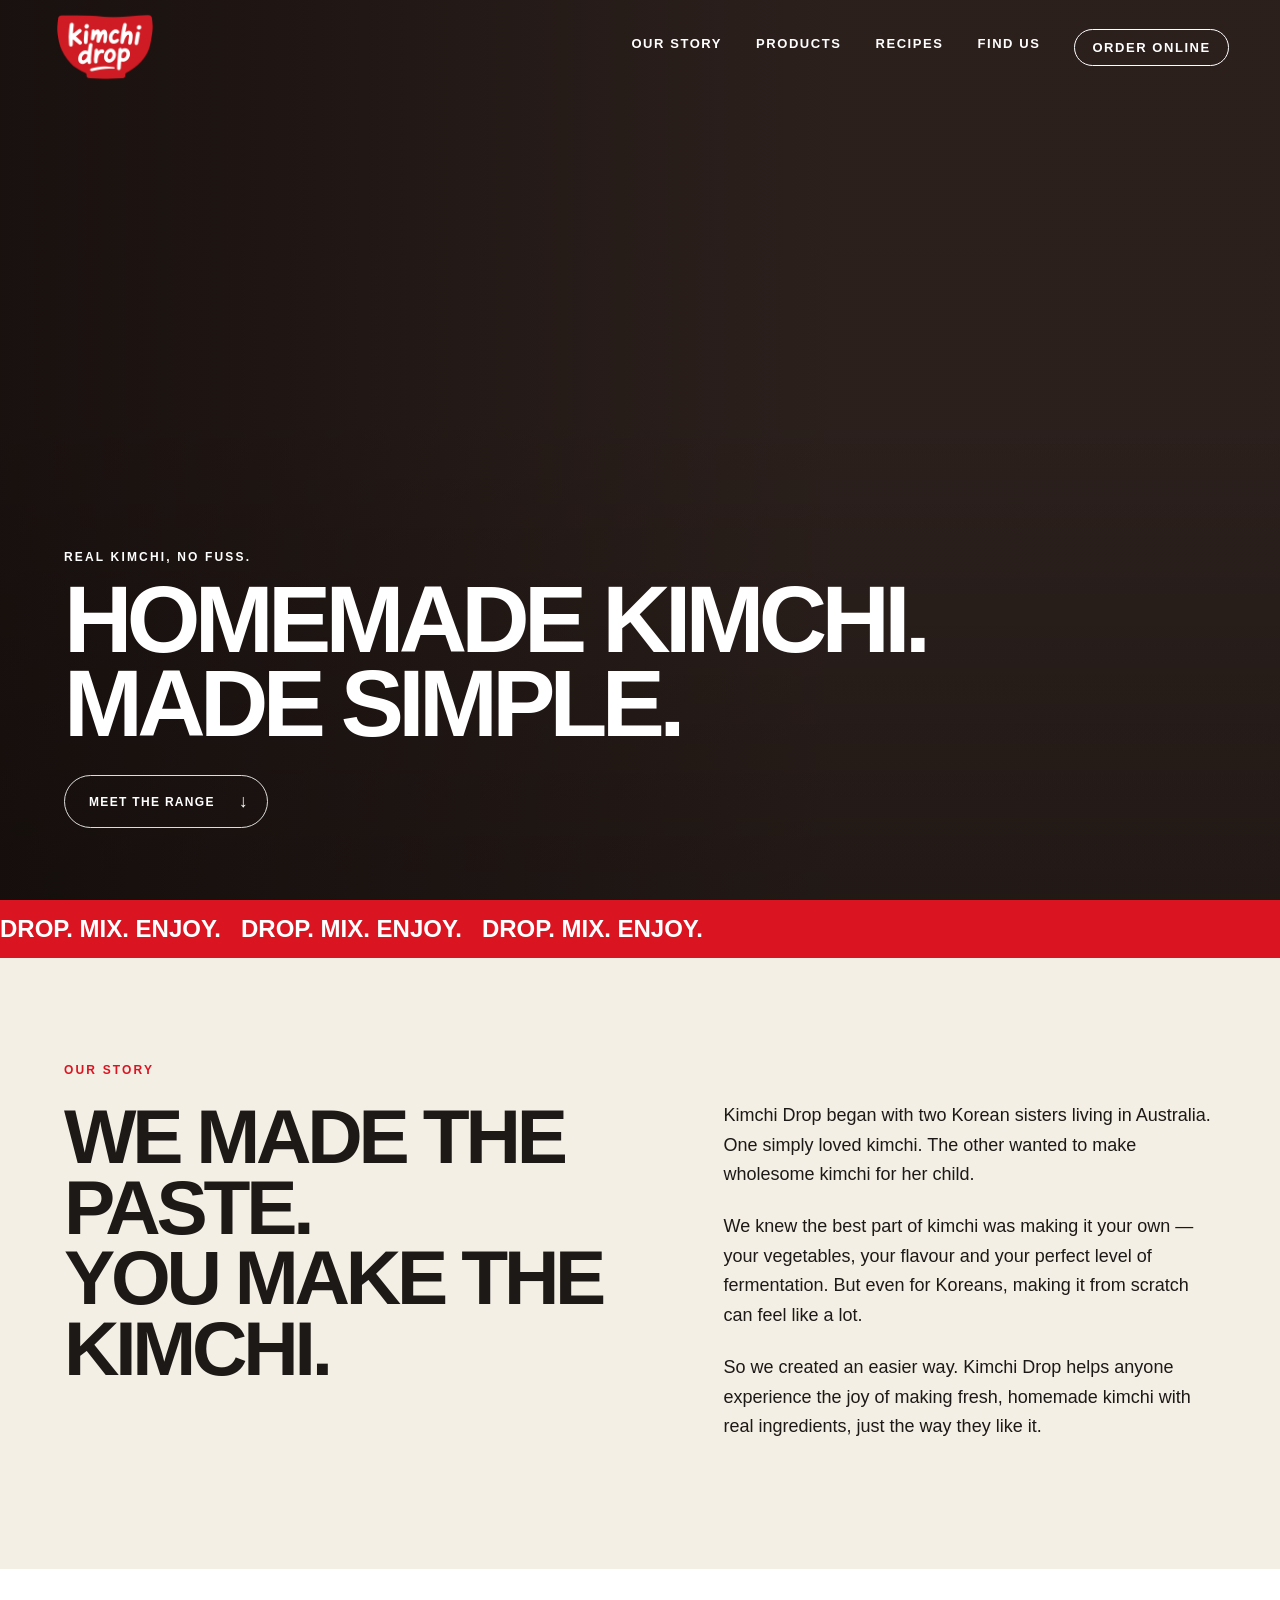
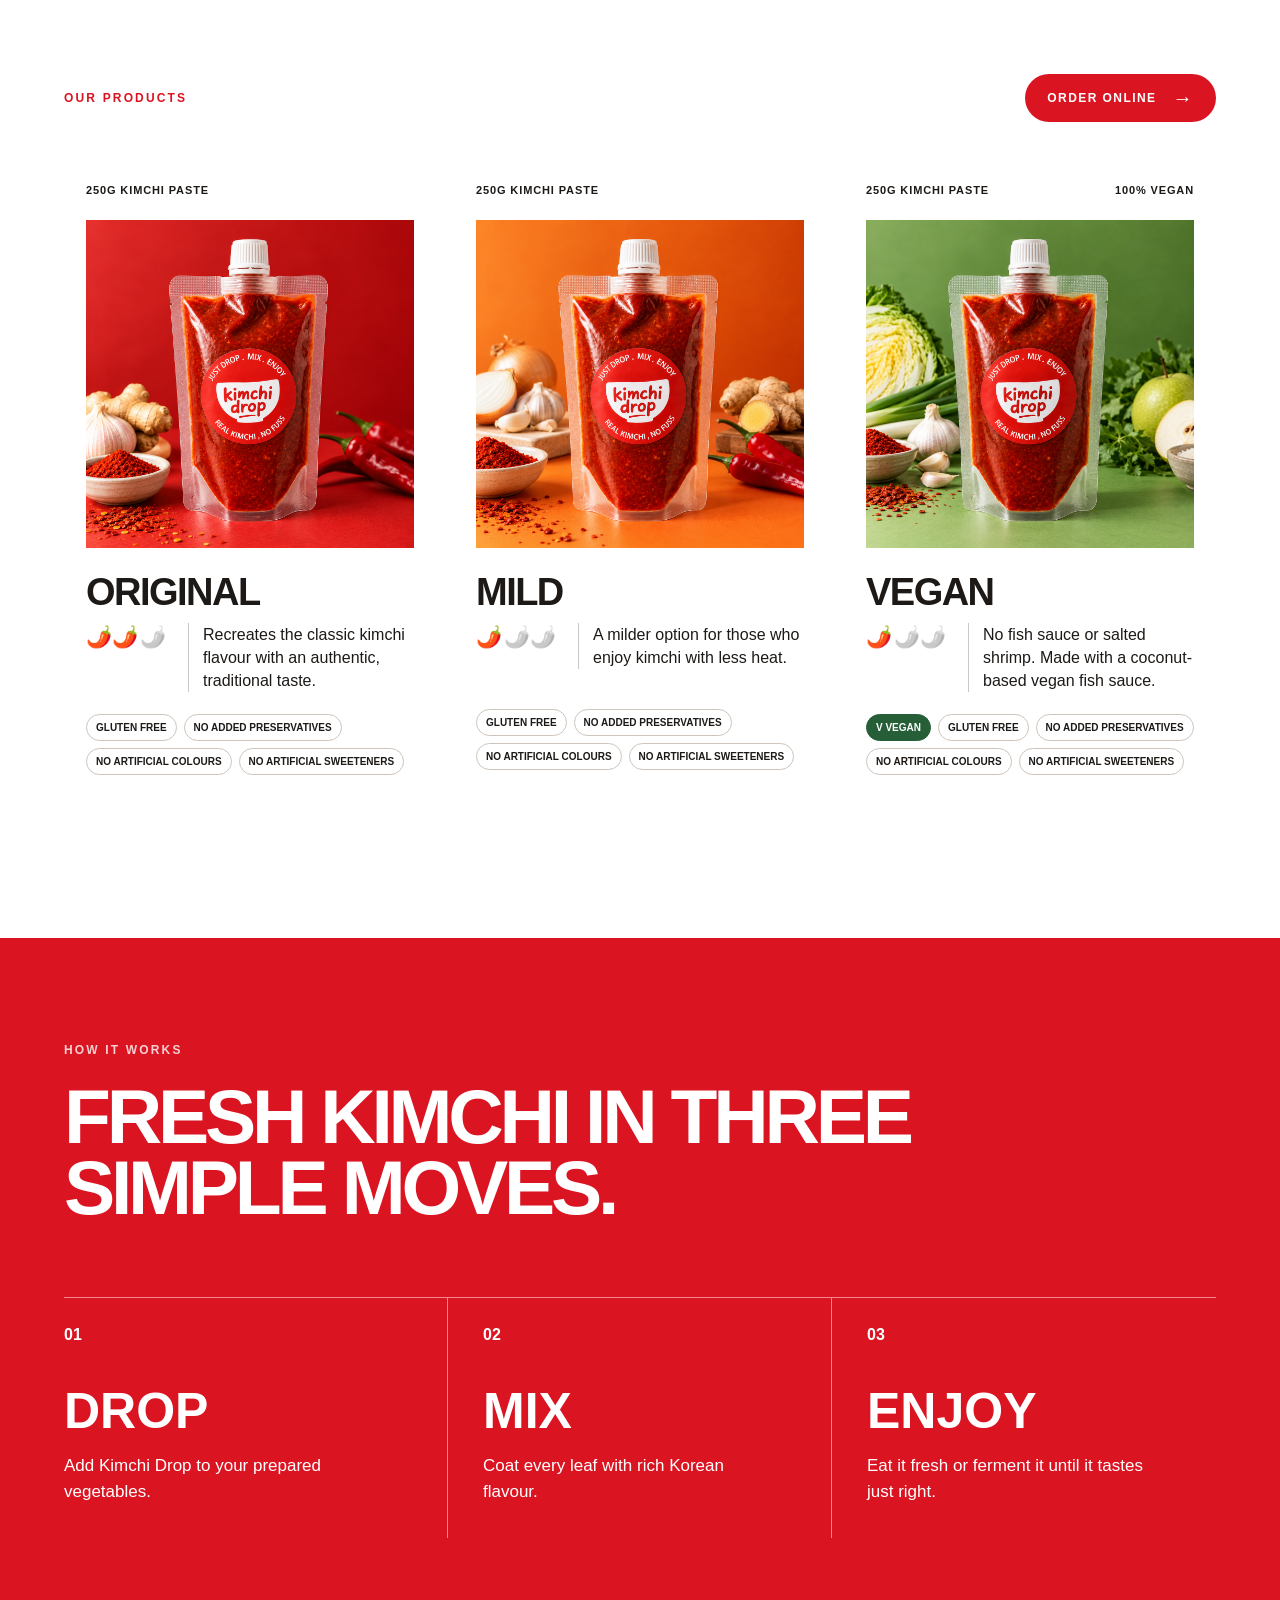
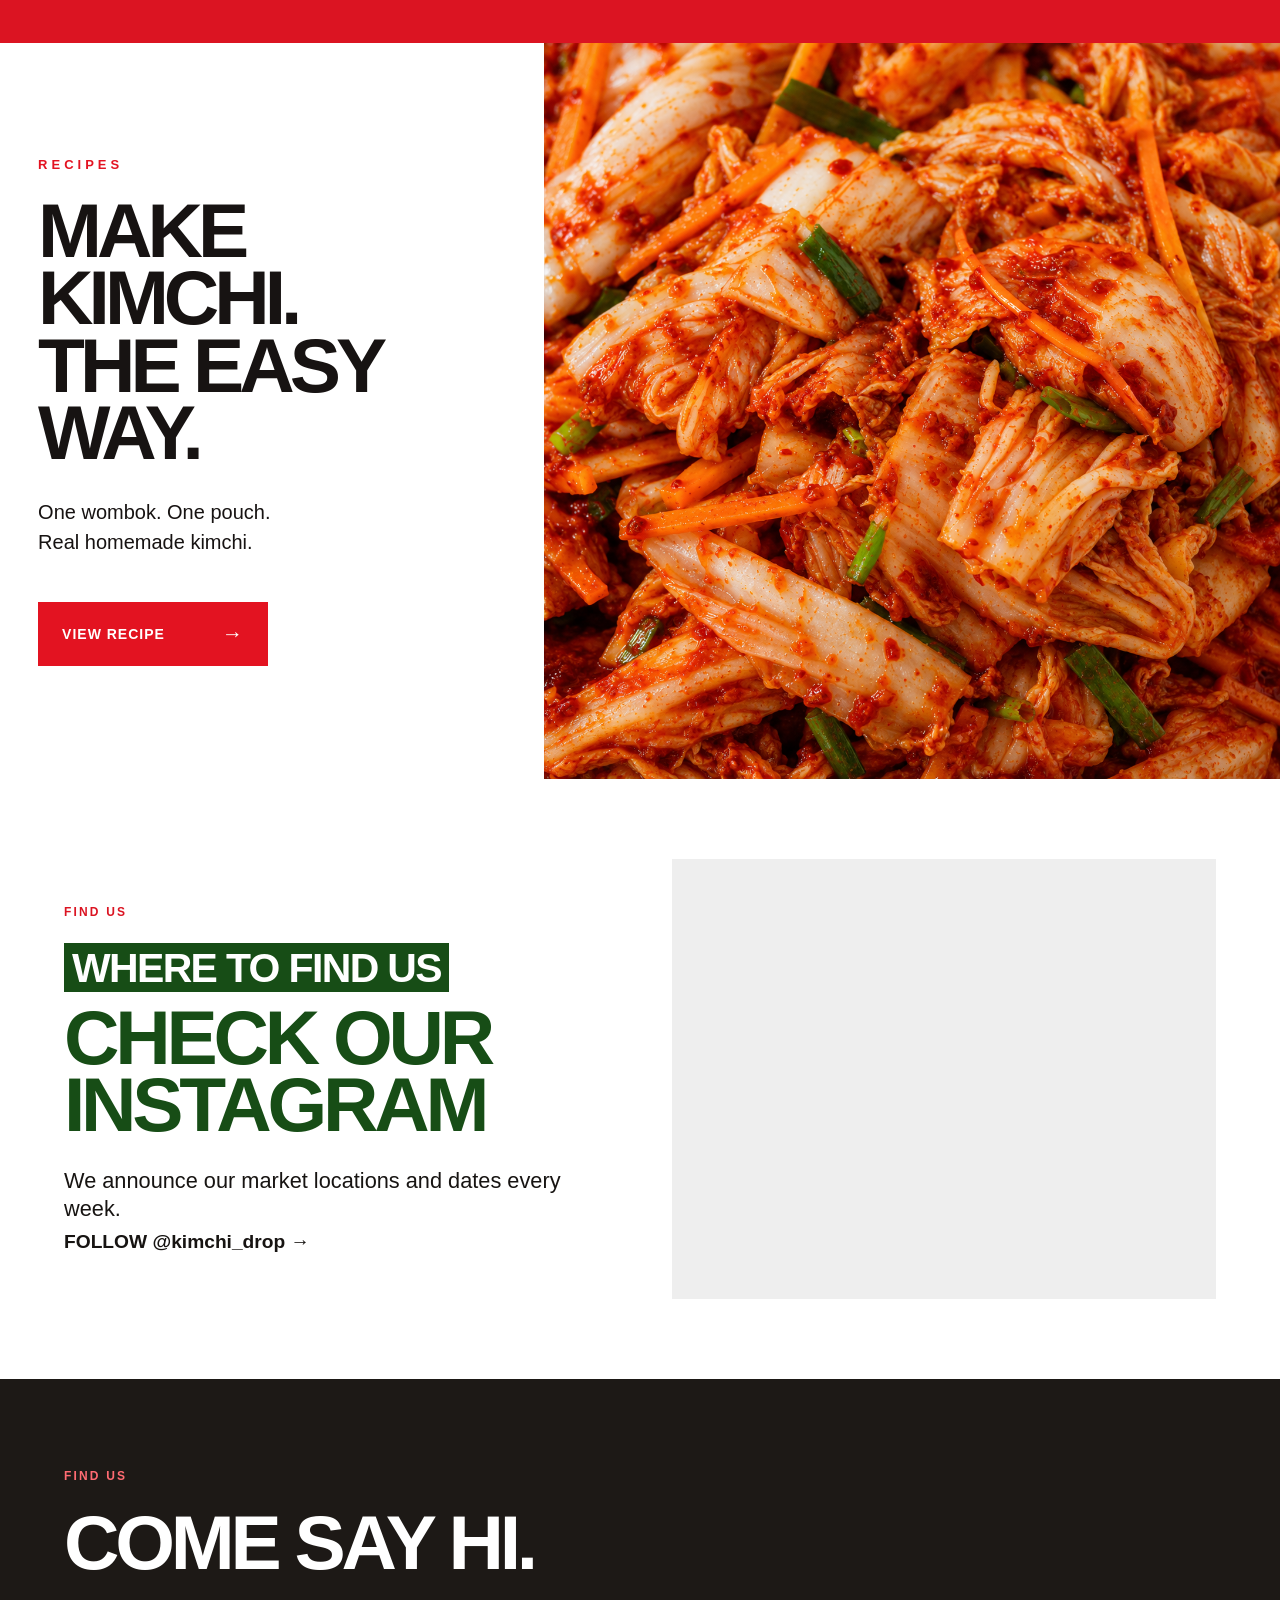
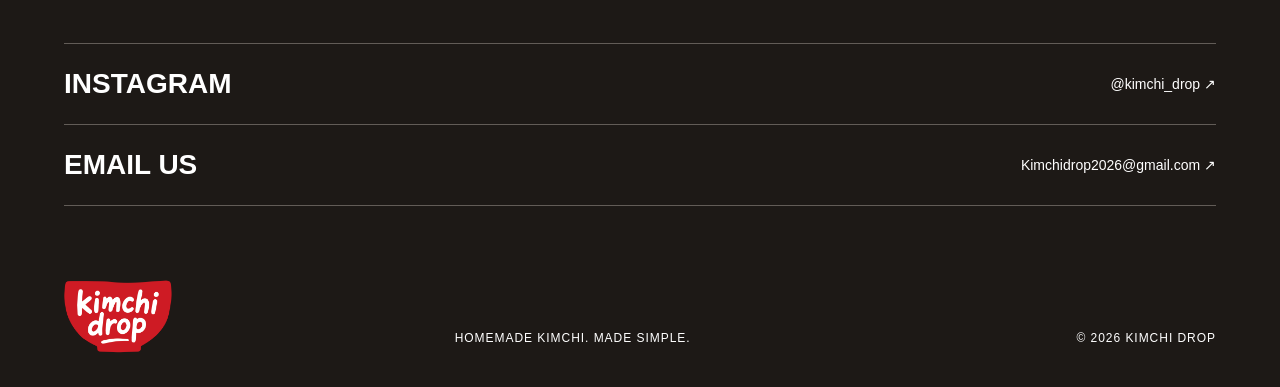
<file: index.html>
<!doctype html>
<html lang="en">
<head>
  <meta charset="UTF-8"><meta name="viewport" content="width=device-width, initial-scale=1.0">
  <meta name="description" content="Kimchi Drop — homemade kimchi made simple.">
  <title>Kimchi Drop | Homemade Kimchi. Made Simple.</title>
  <link rel="stylesheet" href="style.css?v=6">
  <style>
    #black-friday-promo {
      box-sizing: border-box;
      width: min(28rem, calc(100% - 2rem), calc((100dvh - 2rem) / 1.5));
      max-height: calc(100% - 2rem);
      padding: 0;
      overflow: hidden;
      border: 0;
      background: #fff;
      color: #a8141a;
      text-align: center;
    }
    #black-friday-promo::backdrop { background: rgb(0 0 0 / 64%); }
    #black-friday-promo img { display: block; width: 100%; height: auto; }
    #black-friday-promo .promo-close {
      position: absolute;
      top: 0.5rem;
      right: 0.5rem;
      display: grid;
      place-items: center;
      width: 44px;
      height: 44px;
      padding: 0;
      border: 0;
      border-radius: 50%;
      background: #fff;
      color: inherit;
      font: 28px/1 sans-serif;
      cursor: pointer;
    }
    #black-friday-promo .promo-shop {
      position: absolute;
      top: 86.8%;
      left: 49.6%;
      width: 40.2%;
      height: 6.1%;
      min-width: min(44px, 100%);
      min-height: 44px;
      border-radius: 999px;
      transform: translate(-50%, -50%);
    }
    #black-friday-promo :focus-visible { outline: 2px solid #171717; outline-offset: 2px; }
    html:has(#black-friday-promo[open]) { overflow: hidden; }
  </style>
</head>
<body>
  <header class="site-header">
    <a class="logo-wrap" href="#home" aria-label="Kimchi Drop home"><img src="assets/logo.png" alt="Kimchi Drop"></a>
    <button class="menu-button" type="button" aria-label="Open menu" aria-expanded="false"><span></span><span></span></button>
  <nav><a href="#story">Our Story</a><a href="#products">Products</a><a href="recipes.html">Recipes</a><a href="#find-us">Find Us</a><a class="nav-order-button" href="https://kimchi-drop.square.site/s/shop" target="_blank" rel="noopener">Order Online</a></nav>
  </header>
  <main>
    <section class="hero" id="home">
      <video id="hero-video" autoplay muted playsinline preload="auto"><source src="assets/hero-1.mp4" type="video/mp4"></video>
      <div class="hero-overlay"></div>
      <div class="hero-copy"><p>Real kimchi, no fuss.</p><h1>Homemade Kimchi.<br>Made Simple.</h1><a class="hero-link" href="#products">Meet the range <span>↓</span></a></div>
    </section>
    <div class="marquee"><div>DROP. MIX. ENJOY. &nbsp; DROP. MIX. ENJOY. &nbsp; DROP. MIX. ENJOY. &nbsp;</div></div>
    <section class="story section" id="story">
      <p class="label">Our Story</p>
      <div class="two-column">
        <h2>We made the paste.<br>You make the kimchi.</h2>
        <div class="story-copy">
          <p>Kimchi Drop began with two Korean sisters living in Australia. One simply loved kimchi. The other wanted to make wholesome kimchi for her child.</p>
          <p>We knew the best part of kimchi was making it your own — your vegetables, your flavour and your perfect level of fermentation. But even for Koreans, making it from scratch can feel like a lot.</p>
          <p>So we created an easier way. Kimchi Drop helps anyone experience the joy of making fresh, homemade kimchi with real ingredients, just the way they like it.</p>
        </div>
      </div>
    </section>
  <style>
  /* Product cards: scoped to the products section */
  #products .product-grid { display: grid; grid-template-columns: repeat(3, minmax(0, 1fr)); gap: 18px; }
  #products .product-card, #products .product-info { background: #fff; color: #1d1916; }
  #products .product-card > img { display: block; width: calc(100% - 44px); height: auto; aspect-ratio: 1 / 1; margin: 0 22px; object-fit: cover; }
  #products .product-info { min-height: 285px; padding: 25px 22px; }
  #products .product-description { display: grid; grid-template-columns: 88px minmax(0, 1fr); gap: 14px; align-items: start; min-height: 64px; margin: 0 0 22px; line-height: 1.45; }
  #products .heat-level { display: flex; gap: 2px; white-space: nowrap; font-size: 21px; line-height: 1.35; }
  #products .heat-level .inactive { filter: grayscale(1); opacity: .38; }
  #products .description-text { display: block; border-left: 1px solid #c8c8c8; padding-left: 14px; }
  @media (max-width: 900px) { #products .product-grid { grid-template-columns: 1fr; } #products .product-info { min-height: 0; } }
  @media (max-width: 420px) { #products .product-description { grid-template-columns: 76px minmax(0, 1fr); gap: 10px; } #products .heat-level { font-size: 18px; } #products .description-text { padding-left: 10px; } }
</style>
<section class="products section" id="products">
  <div class="section-title">
    <p class="label">Our Products</p>
    <a class="products-shop-button" href="https://kimchi-drop.square.site/s/shop" target="_blank" rel="noopener">ORDER ONLINE <span>→</span></a>
  </div>
  <div class="product-grid">
    <article class="product-card original">
      <div class="product-meta"><span>250g kimchi paste</span></div>
      <img src="assets/original-product.png" alt="Kimchi Drop Original">
      <div class="product-info">
        <h3>Original</h3>
        <p class="product-description"><span class="heat-level" aria-label="Heat level 2 out of 3">🌶️🌶️<span class="inactive">🌶️</span></span><span class="description-text">Recreates the classic kimchi flavour with an authentic, traditional taste.</span></p>
        <div class="claims"><span>Gluten free</span><span>No added preservatives</span><span>No artificial colours</span><span>No artificial sweeteners</span></div>
      </div>
    </article>
    <article class="product-card mild">
      <div class="product-meta"><span>250g kimchi paste</span></div>
      <img src="assets/mild-product.png" alt="Kimchi Drop Mild">
      <div class="product-info">
        <h3>Mild</h3>
        <p class="product-description"><span class="heat-level" aria-label="Heat level 1 out of 3">🌶️<span class="inactive">🌶️🌶️</span></span><span class="description-text">A milder option for those who enjoy kimchi with less heat.</span></p>
        <div class="claims"><span>Gluten free</span><span>No added preservatives</span><span>No artificial colours</span><span>No artificial sweeteners</span></div>
      </div>
    </article>
    <article class="product-card vegan">
      <div class="product-meta"><span>250g kimchi paste</span><span>100% Vegan</span></div>
      <img src="assets/vegan-product.png" alt="Kimchi Drop Vegan">
      <div class="product-info">
        <h3>Vegan</h3>
        <p class="product-description"><span class="heat-level" aria-label="Heat level 1 out of 3">🌶️<span class="inactive">🌶️🌶️</span></span><span class="description-text">No fish sauce or salted shrimp. Made with a coconut-based vegan fish sauce.</span></p>
        <div class="claims"><span class="vegan-tag">V Vegan</span><span>Gluten free</span><span>No added preservatives</span><span>No artificial colours</span><span>No artificial sweeteners</span></div>
      </div>
    </article>
  </div>
</section>
    <section class="how section">
      <p class="label">How It Works</p><h2>Fresh kimchi in three simple moves.</h2>
      <div class="steps"><article><b>01</b><h3>Drop</h3><p>Add Kimchi Drop to your prepared vegetables.</p></article><article><b>02</b><h3>Mix</h3><p>Coat every leaf with rich Korean flavour.</p></article><article><b>03</b><h3>Enjoy</h3><p>Eat it fresh or ferment it until it tastes just right.</p></article></div>
    </section>
 <section class="recipe-preview" id="recipes">

  <div class="recipe-preview-text">

    <p class="label">RECIPES</p>

    <h2>
      MAKE KIMCHI.<br>
      THE EASY WAY.
    </h2>

    <p class="recipe-preview-description">
      One wombok. One pouch.<br>
      Real homemade kimchi.
    </p>

    <a class="recipe-preview-button" href="recipes.html">
      VIEW RECIPE <span>→</span>
    </a>

  </div>

  <a
    class="recipe-preview-image"
    href="recipes.html"
    aria-label="View the classic kimchi recipe"
  >
    <img
      src="assets/recipe-finished.png"
      alt="Fresh homemade kimchi"
    >
  </a>

</section>
    <section class="market-section" id="find-us">
  <div class="market-text">
    <p class="section-label">FIND US</p>
    <h2 class="market-heading">
      <span class="market-highlight">WHERE TO FIND US</span>
      <span class="market-location">CHECK OUR<br>INSTAGRAM</span>
    </h2>
    <p class="market-description">We announce our market locations and dates every week.</p>
    <p class="market-time"><a href="https://www.instagram.com/kimchi_drop/" target="_blank" rel="noopener" style="color:inherit;text-decoration:none">FOLLOW @kimchi_drop →</a></p>
  </div>
  <div class="market-video">
    <video autoplay muted loop playsinline preload="auto">
      <source src="assets/bondi-market.mp4?v=2" type="video/mp4">
    </video>
  </div>
</section>
  </main>
  <footer id="find-us">
    <p class="label">Find Us</p><h2>Come say hi.</h2>
    <div class="contact-links"><a href="https://www.instagram.com/kimchi_drop/" target="_blank" rel="noopener">Instagram <span>@kimchi_drop ↗</span></a><a href="mailto:Kimchidrop2026@gmail.com">Email Us <span>Kimchidrop2026@gmail.com ↗</span></a></div>
    <div class="footer-bottom"><img src="assets/logo.png" alt="Kimchi Drop"><p>Homemade kimchi. Made simple.</p><p>© 2026 Kimchi Drop</p></div>
  </footer>
  <dialog id="black-friday-promo" aria-label="Black Friday free shipping">
    <form method="dialog">
      <button class="promo-close" type="submit" aria-label="Close promotion" autofocus>×</button>
    </form>
    <img width="1024" height="1536" alt="Kimchi Drop Black Friday free shipping through November 30">
    <a class="promo-shop" href="https://kimchi-drop.square.site/s/shop" aria-label="Shop Now"></a>
  </dialog>
  <script>
    (() => {
      const promo = document.querySelector('#black-friday-promo');
      const artwork = promo.querySelector('img');
      // Midnight on December 1 in Sydney (AEDT).
      const expiresAt = Date.parse('2026-12-01T00:00:00+11:00');
      if (Date.now() >= expiresAt || typeof promo.showModal !== 'function') return;

      artwork.addEventListener('load', () => {
        if (Date.now() >= expiresAt) return;
        promo.showModal();

        const expirationTimer = setInterval(() => {
          if (Date.now() >= expiresAt) promo.close();
        }, 1000);
        promo.addEventListener('close', () => clearInterval(expirationTimer), { once: true });
      }, { once: true });
      artwork.src = '[data-uri]';
    })();
  </script>
  <script src="script.js"></script>
</body>
</html>
</file>
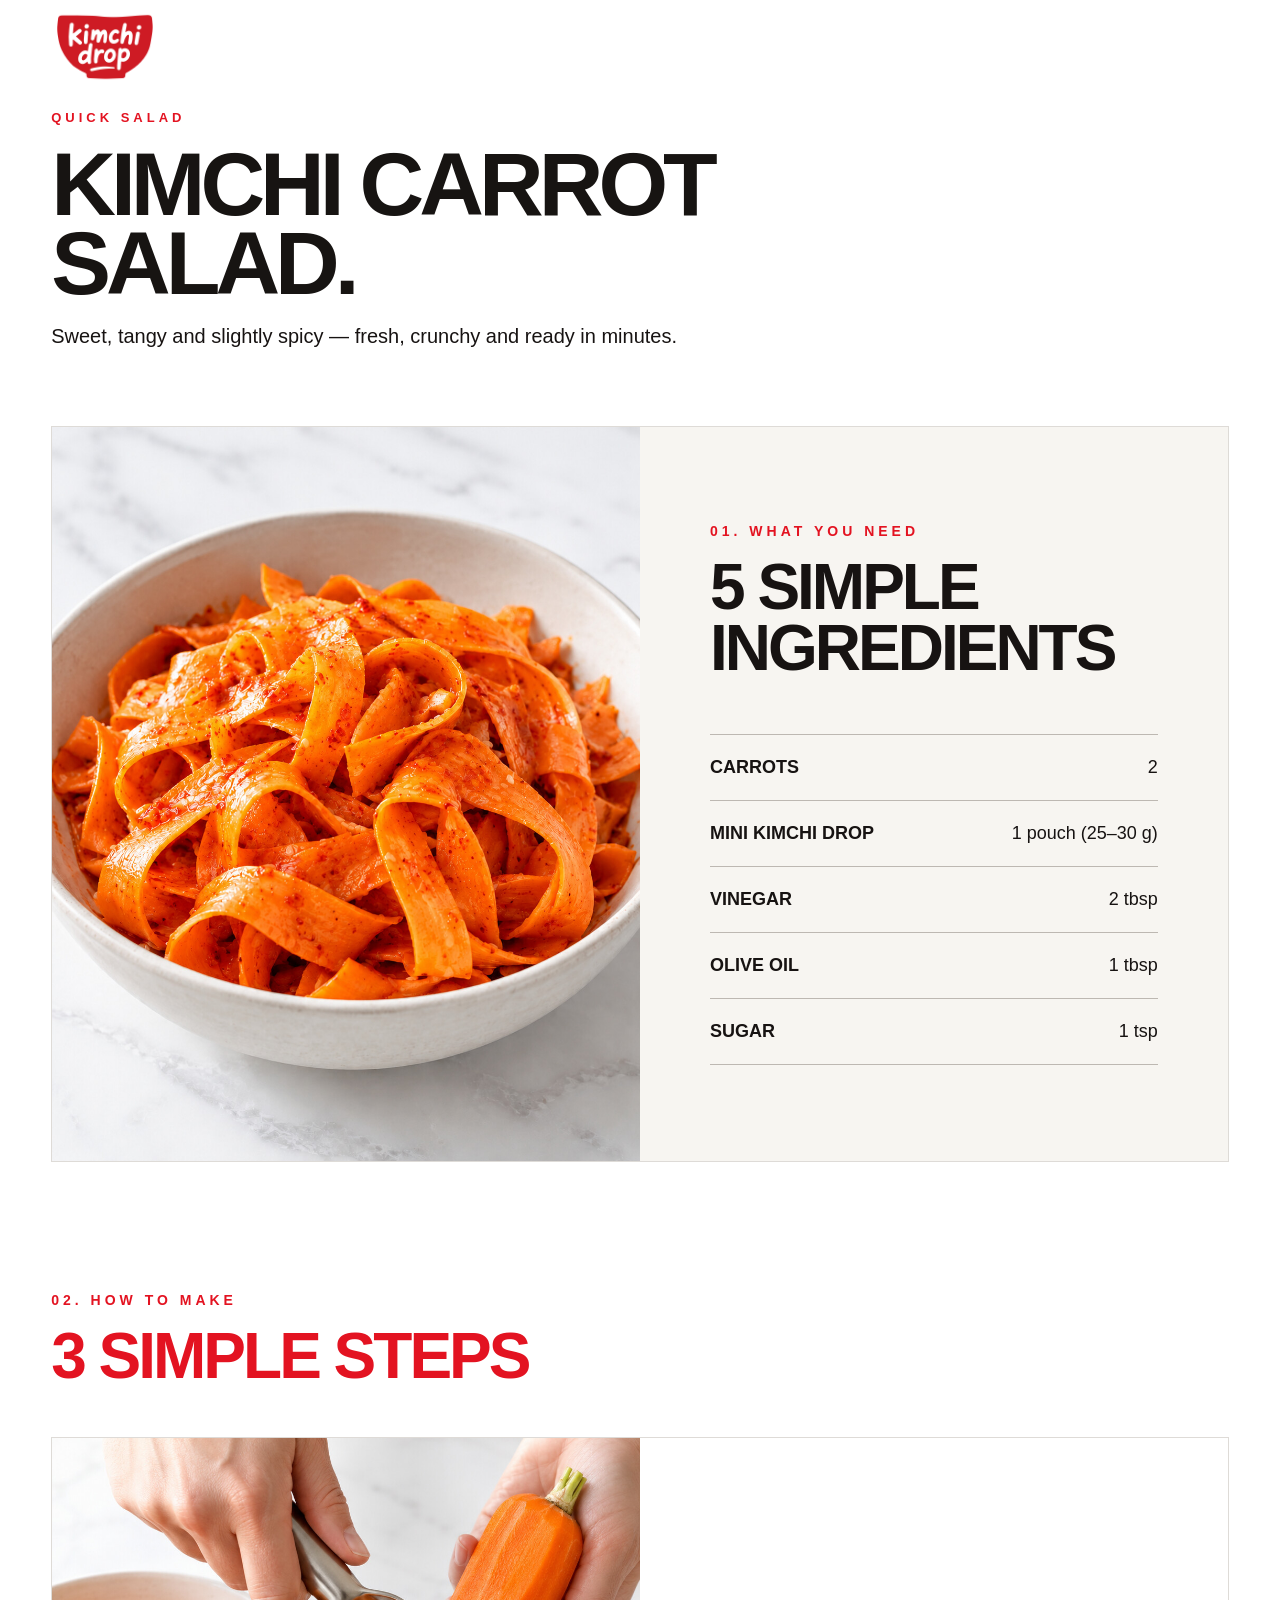
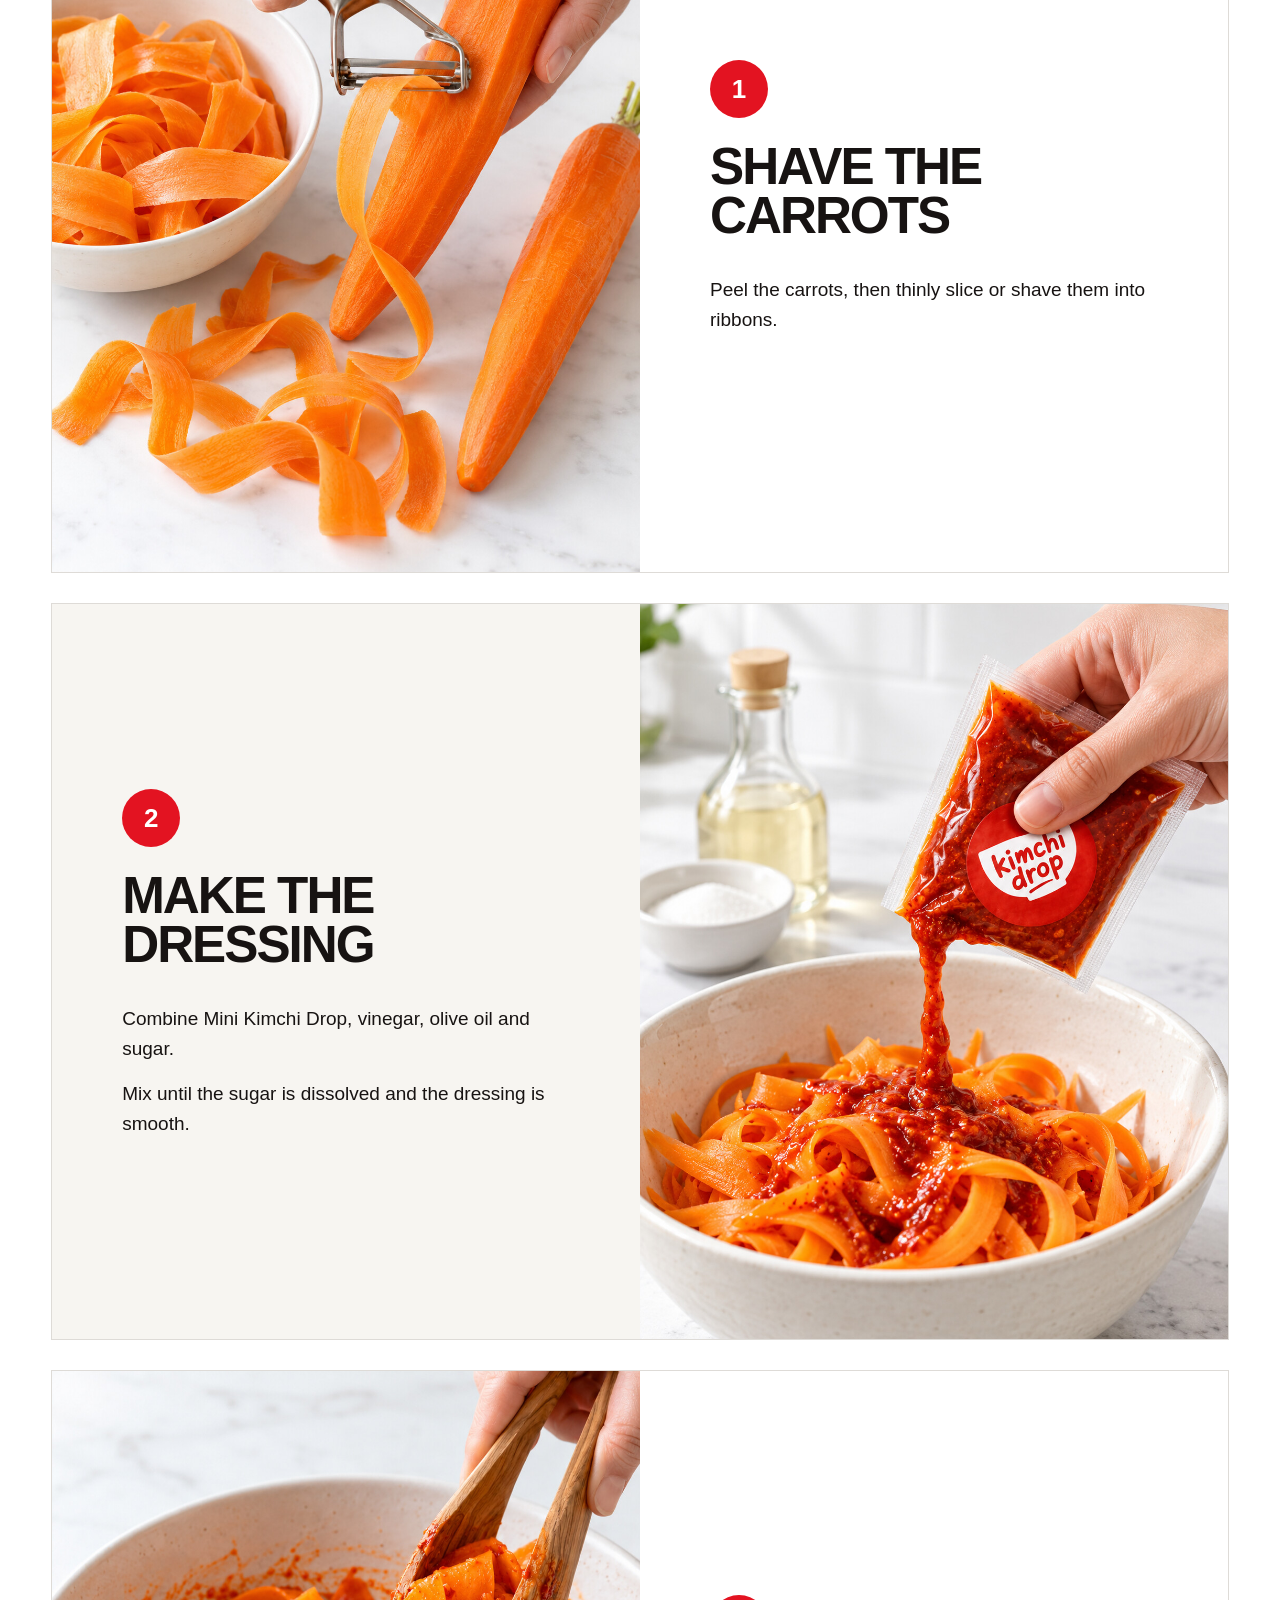
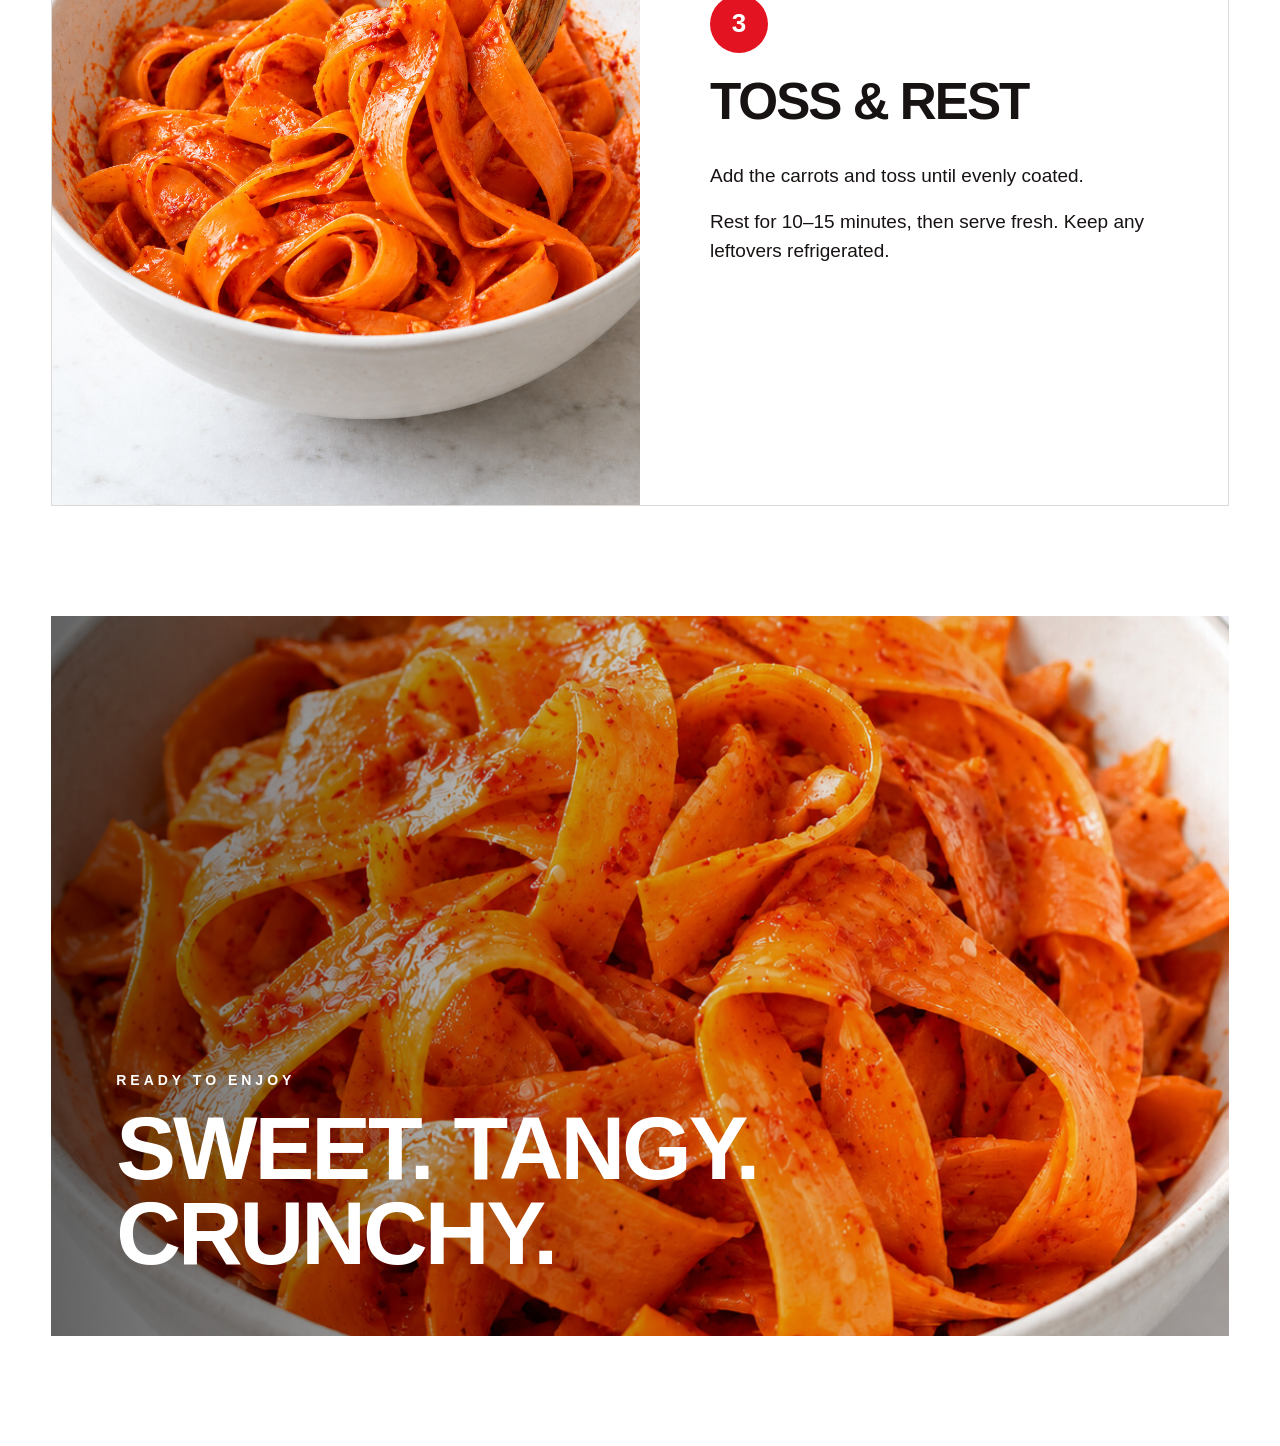
<file: recipe-carrot-salad.html>
<!doctype html>
<html lang="en"><head><meta charset="UTF-8"><meta name="viewport" content="width=device-width, initial-scale=1.0"><meta name="description" content="Sweet, tangy and slightly spicy Kimchi Carrot Salad using Kimchi Drop."><title>Kimchi Carrot Salad | Kimchi Drop</title><link rel="stylesheet" href="style.css?v=6"></head><body><header class="site-header">
<a class="logo-wrap" href="index.html" aria-label="Kimchi Drop home"><img src="assets/logo.png" alt="Kimchi Drop"></a>
<button class="menu-button" type="button" aria-label="Open menu" aria-expanded="false"><span></span><span></span></button>
<nav><a href="index.html#story">Our Story</a><a href="index.html#products">Products</a><a href="recipes.html">Recipes</a><a href="index.html#find-us">Find Us</a><a class="nav-order-button" href="https://kimchi-drop.square.site/s/shop" target="_blank" rel="noopener">Order Online</a></nav>
</header><main><section class="recipe-guide">
<div class="recipe-heading"><p class="label">QUICK SALAD</p><h2>KIMCHI CARROT<br>SALAD.</h2><p>Sweet, tangy and slightly spicy — fresh, crunchy and ready in minutes.</p></div>
<div class="recipe-ingredients"><img src="assets/recipe-carrot-05-finished.jpg?v=610f555" alt="Finished Kimchi Carrot Salad"><div class="recipe-ingredients-text"><p class="recipe-number">01. WHAT YOU NEED</p><h3>5 SIMPLE INGREDIENTS</h3><ul><li><strong>Carrots</strong><span>2</span></li><li><strong>Mini Kimchi Drop</strong><span>1 pouch (25–30 g)</span></li><li><strong>Vinegar</strong><span>2 tbsp</span></li><li><strong>Olive oil</strong><span>1 tbsp</span></li><li><strong>Sugar</strong><span>1 tsp</span></li></ul></div></div>
<div class="recipe-steps-heading"><p class="recipe-number">02. HOW TO MAKE</p><h3>3 SIMPLE STEPS</h3></div>
<article class="recipe-step"><img src="assets/recipe-carrot-02-shave.jpg?v=610f555" alt="Shaving carrots into thin ribbons"><div class="recipe-step-text"><span class="step-circle">1</span><h4>SHAVE THE CARROTS</h4><p>Peel the carrots, then thinly slice or shave them into ribbons.</p></div></article>
<article class="recipe-step recipe-step-reverse"><img src="assets/recipe-carrot-03-add-kimchi-drop.jpg?v=610f555" alt="Adding Mini Kimchi Drop to the dressing"><div class="recipe-step-text"><span class="step-circle">2</span><h4>MAKE THE DRESSING</h4><p>Combine Mini Kimchi Drop, vinegar, olive oil and sugar.</p><p>Mix until the sugar is dissolved and the dressing is smooth.</p></div></article>
<article class="recipe-step"><img src="assets/recipe-carrot-04-mix.jpg?v=610f555" alt="Tossing carrots with Kimchi Drop dressing"><div class="recipe-step-text"><span class="step-circle">3</span><h4>TOSS &amp; REST</h4><p>Add the carrots and toss until evenly coated.</p><p>Rest for 10–15 minutes, then serve fresh. Keep any leftovers refrigerated.</p></div></article>
<div class="recipe-finished"><img src="assets/recipe-carrot-05-finished.jpg?v=610f555" alt="Sweet and tangy Kimchi Carrot Salad"><div class="recipe-finished-text"><p class="recipe-number">READY TO ENJOY</p><h3>SWEET. TANGY.<br>CRUNCHY.</h3></div></div>
</section></main><script src="script.js"></script></body></html>
</file>
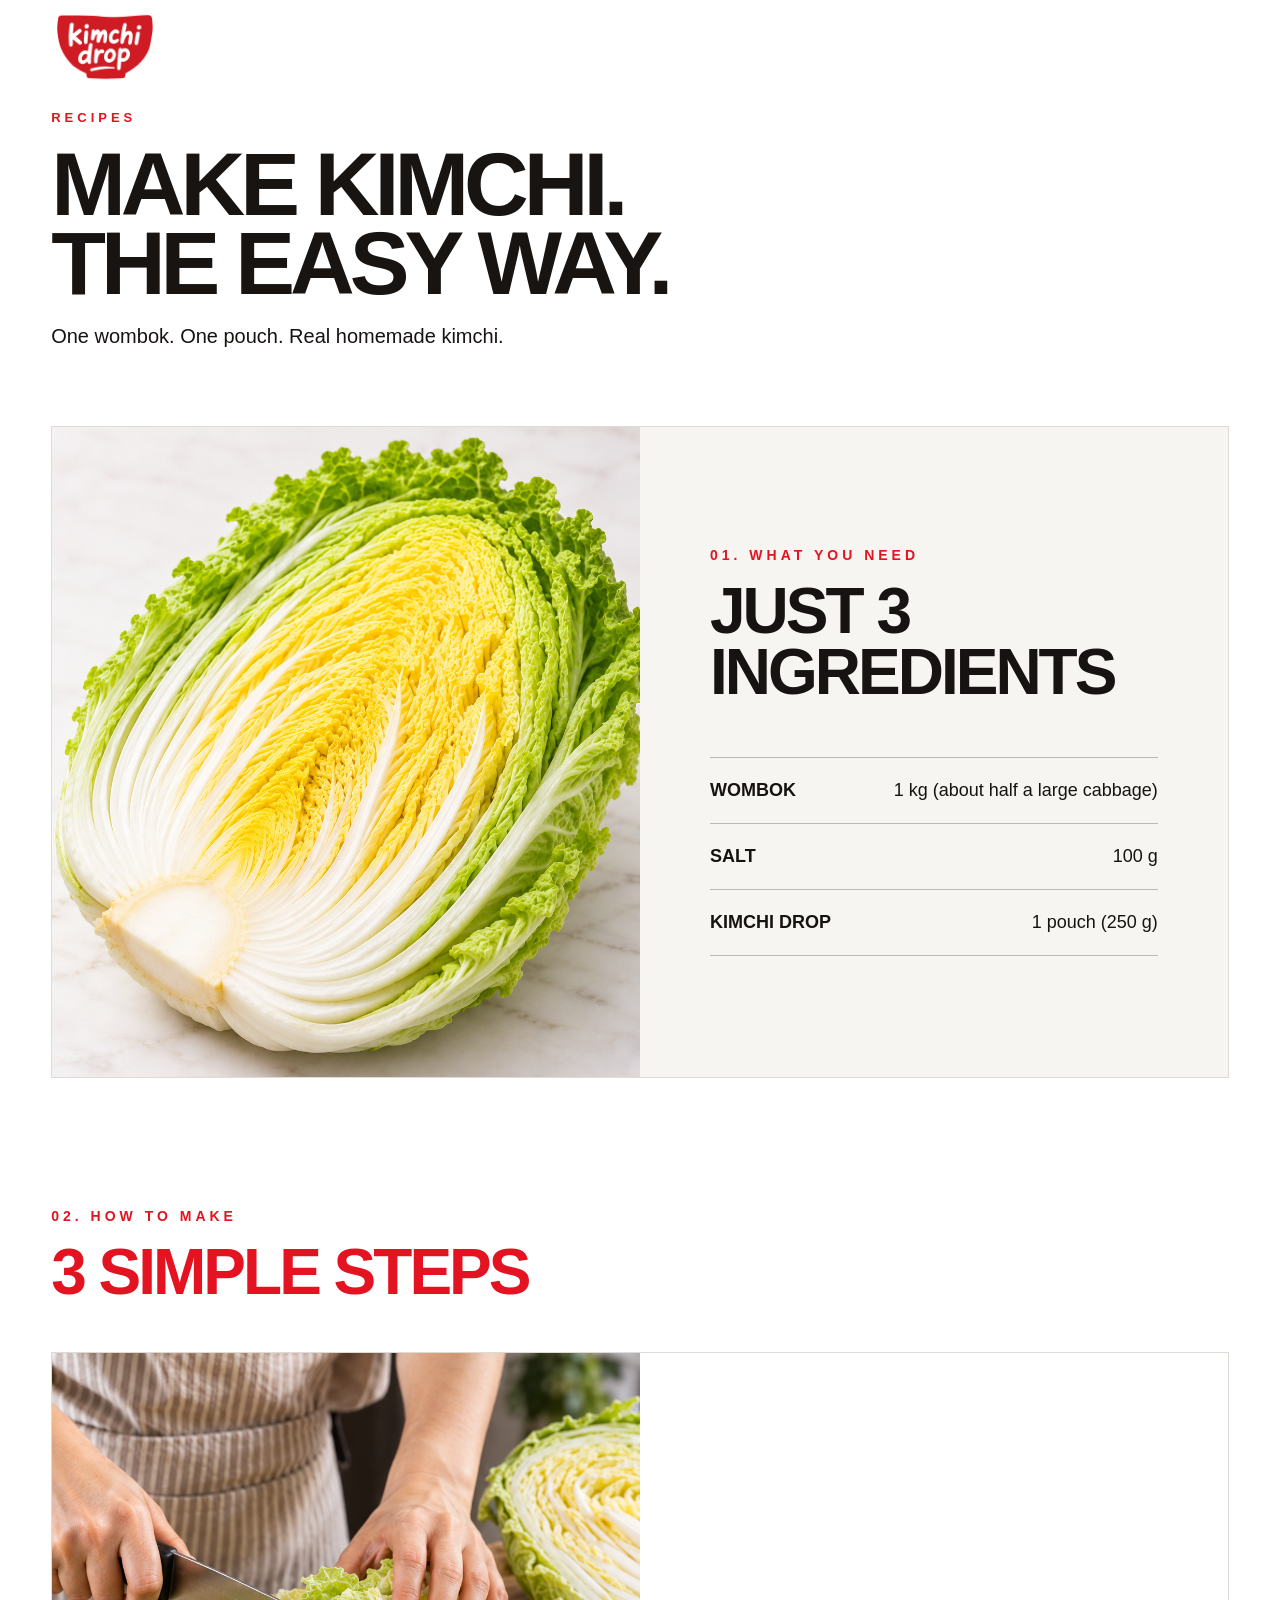
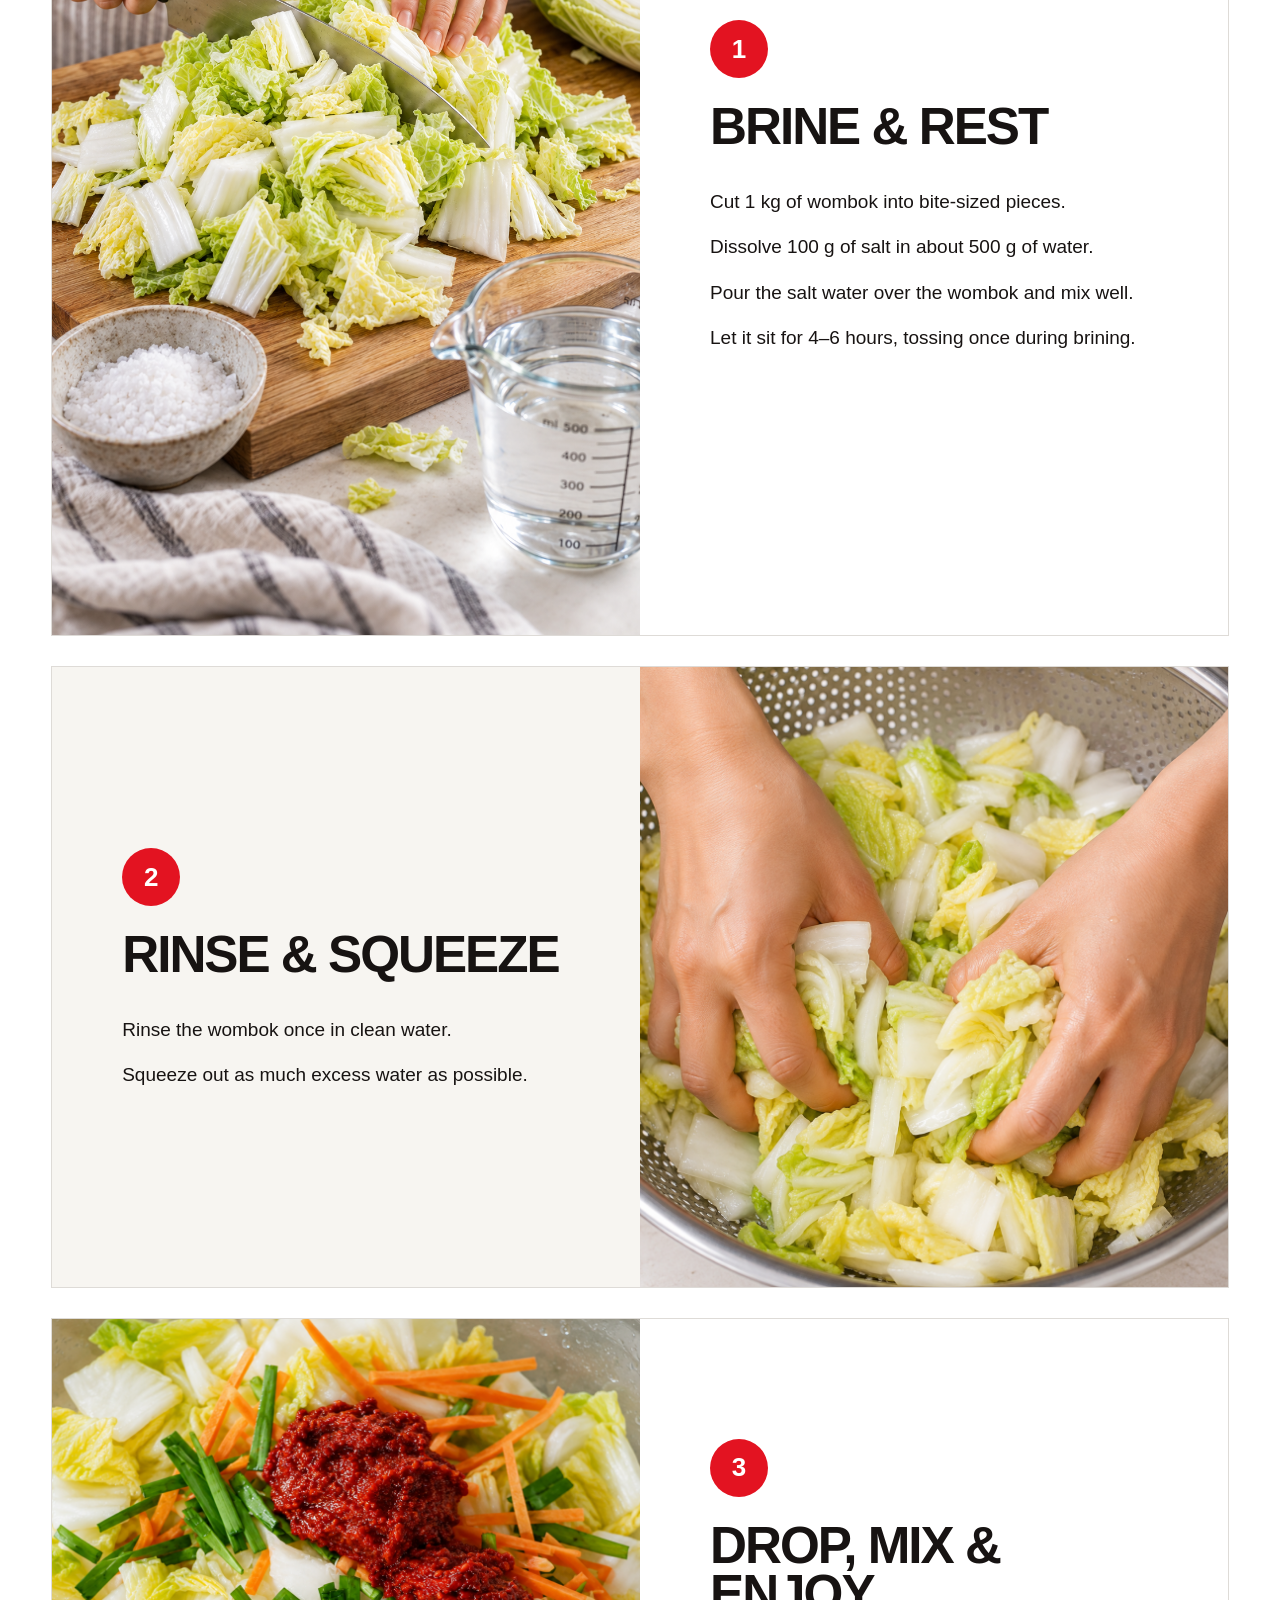
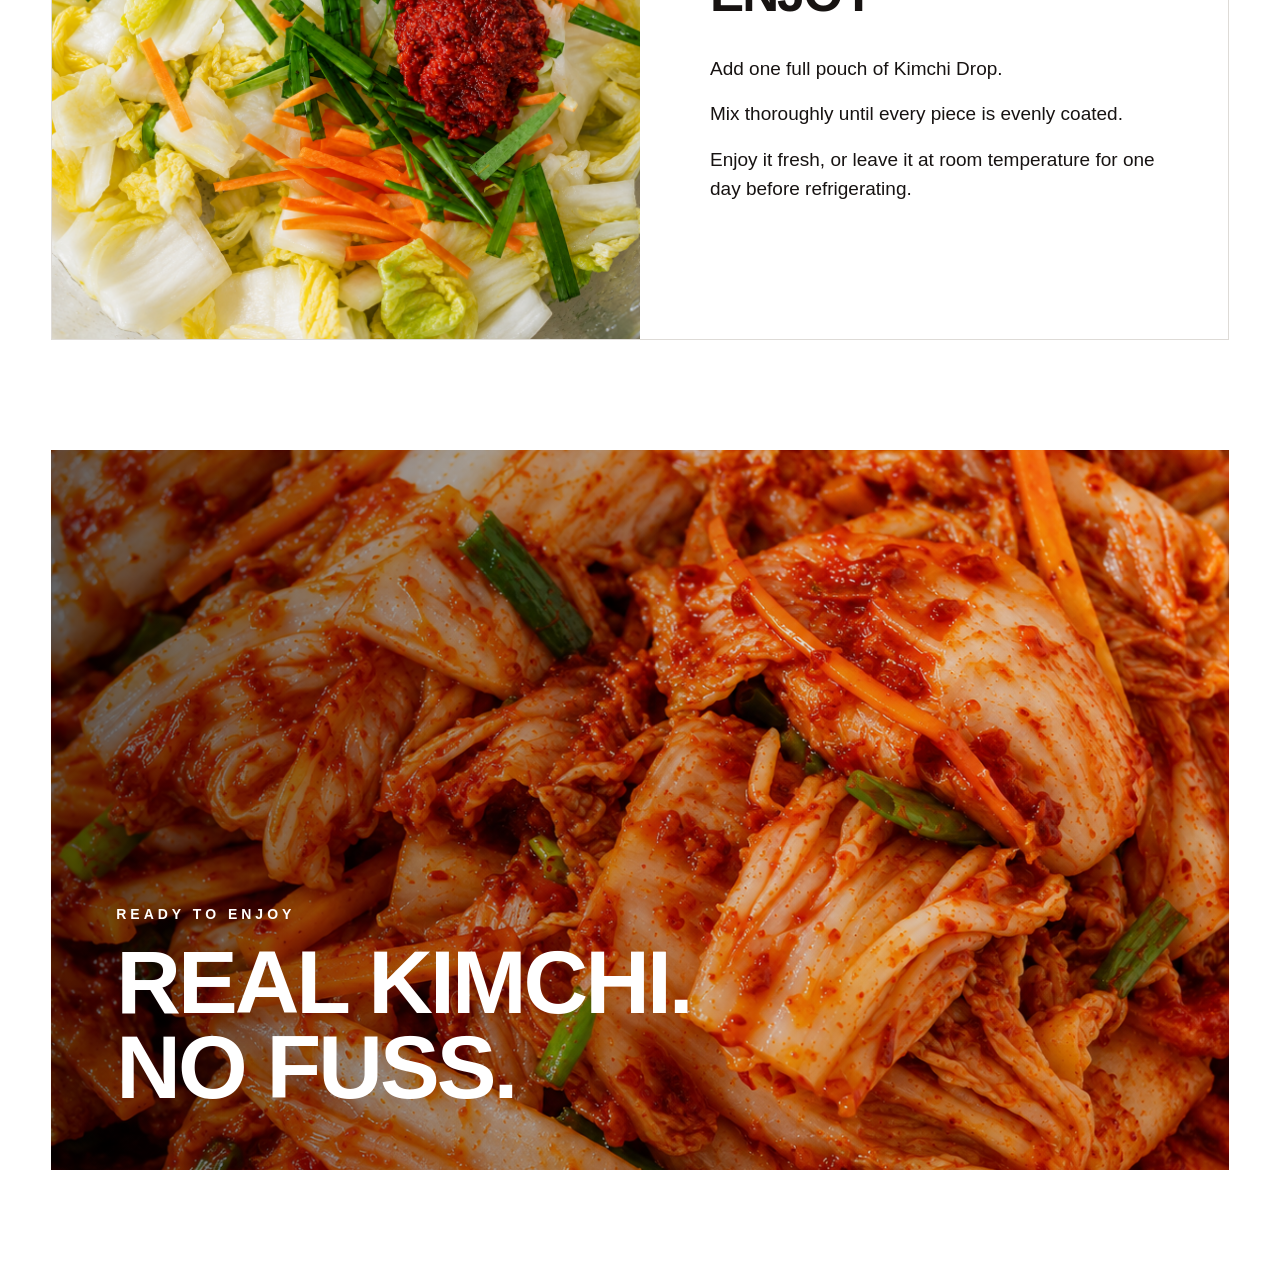
<file: recipe-kimchi.html>
<!doctype html>
<html lang="en">
<head>
  <meta charset="UTF-8">
  <meta name="viewport" content="width=device-width, initial-scale=1.0">

  <meta
    name="description"
    content="Easy homemade kimchi recipes using Kimchi Drop."
  >

  <title>Classic Kimchi Recipe | Kimchi Drop</title>

  <link rel="stylesheet" href="style.css?v=6">
</head>

<body>

  <header class="site-header">

    <a
      class="logo-wrap"
      href="index.html"
      aria-label="Kimchi Drop home"
    >
      <img src="assets/logo.png" alt="Kimchi Drop">
    </a>

    <button
      class="menu-button"
      type="button"
      aria-label="Open menu"
      aria-expanded="false"
    >
      <span></span>
      <span></span>
    </button>

    <nav>
      <a href="index.html#story">Our Story</a>
      <a href="index.html#products">Products</a>
      <a href="recipes.html">Recipes</a>
      <a href="index.html#find-us">Find Us</a>

      <a
        class="nav-order-button"
        href="https://kimchi-drop.square.site/s/shop"
        target="_blank"
        rel="noopener"
      >
        Order Online
      </a>
    </nav>

  </header>

  <main>

    <section class="recipe-guide">

      <div class="recipe-heading">
        <p class="label">RECIPES</p>

        <h2>
          MAKE KIMCHI.<br>
          THE EASY WAY.
        </h2>

        <p>One wombok. One pouch. Real homemade kimchi.</p>
      </div>

      <!-- 재료 -->

      <div class="recipe-ingredients">

        <img
          src="assets/recipe-wombok.png"
          alt="Half a wombok for making kimchi"
        >

        <div class="recipe-ingredients-text">

          <p class="recipe-number">01. WHAT YOU NEED</p>

          <h3>JUST 3 INGREDIENTS</h3>

          <ul>
            <li>
              <strong>Wombok</strong>
              <span>1 kg (about half a large cabbage)</span>
            </li>

            <li>
              <strong>Salt</strong>
              <span>100 g</span>
            </li>

            <li>
              <strong>Kimchi Drop</strong>
              <span>1 pouch (250 g)</span>
            </li>
          </ul>

        </div>
      </div>

      <!-- 만드는 방법 -->

      <div class="recipe-steps-heading">
        <p class="recipe-number">02. HOW TO MAKE</p>
        <h3>3 SIMPLE STEPS</h3>
      </div>

      <!-- 1단계 -->

      <article class="recipe-step">

        <img
          src="assets/recipe-cut.png"
          alt="Cutting wombok into bite-sized pieces"
        >

        <div class="recipe-step-text">

          <span class="step-circle">1</span>

          <h4>BRINE &amp; REST</h4>

          <p>Cut 1 kg of wombok into bite-sized pieces.</p>

          <p>
            Dissolve 100 g of salt in about 500 g of water.
          </p>

          <p>
            Pour the salt water over the wombok and mix well.
          </p>

          <p>
            Let it sit for 4–6 hours, tossing once during brining.
          </p>

        </div>
      </article>

      <!-- 2단계 -->

      <article class="recipe-step recipe-step-reverse">

        <img
          src="assets/recipe-rinse.png"
          alt="Rinsing and squeezing the brined wombok"
        >

        <div class="recipe-step-text">

          <span class="step-circle">2</span>

          <h4>RINSE &amp; SQUEEZE</h4>

          <p>
            Rinse the wombok once in clean water.
          </p>

          <p>
            Squeeze out as much excess water as possible.
          </p>

        </div>
      </article>

      <!-- 3단계 -->

      <article class="recipe-step">

        <img
          src="assets/recipe-mix.png"
          alt="Adding Kimchi Drop paste to wombok"
        >

        <div class="recipe-step-text">

          <span class="step-circle">3</span>

          <h4>DROP, MIX &amp; ENJOY</h4>

          <p>
            Add one full pouch of Kimchi Drop.
          </p>

          <p>
            Mix thoroughly until every piece is evenly coated.
          </p>

          <p>
            Enjoy it fresh, or leave it at room temperature
            for one day before refrigerating.
          </p>

        </div>
      </article>

      <!-- 완성 -->

      <div class="recipe-finished">

        <img
          src="assets/recipe-finished.png"
          alt="Fresh homemade kimchi"
        >

        <div class="recipe-finished-text">

          <p class="recipe-number">READY TO ENJOY</p>

          <h3>
            REAL KIMCHI.<br>
            NO FUSS.
          </h3>

        </div>
      </div>

    </section>

  </main>

  <script src="script.js"></script>

</body>
</html>
</file>
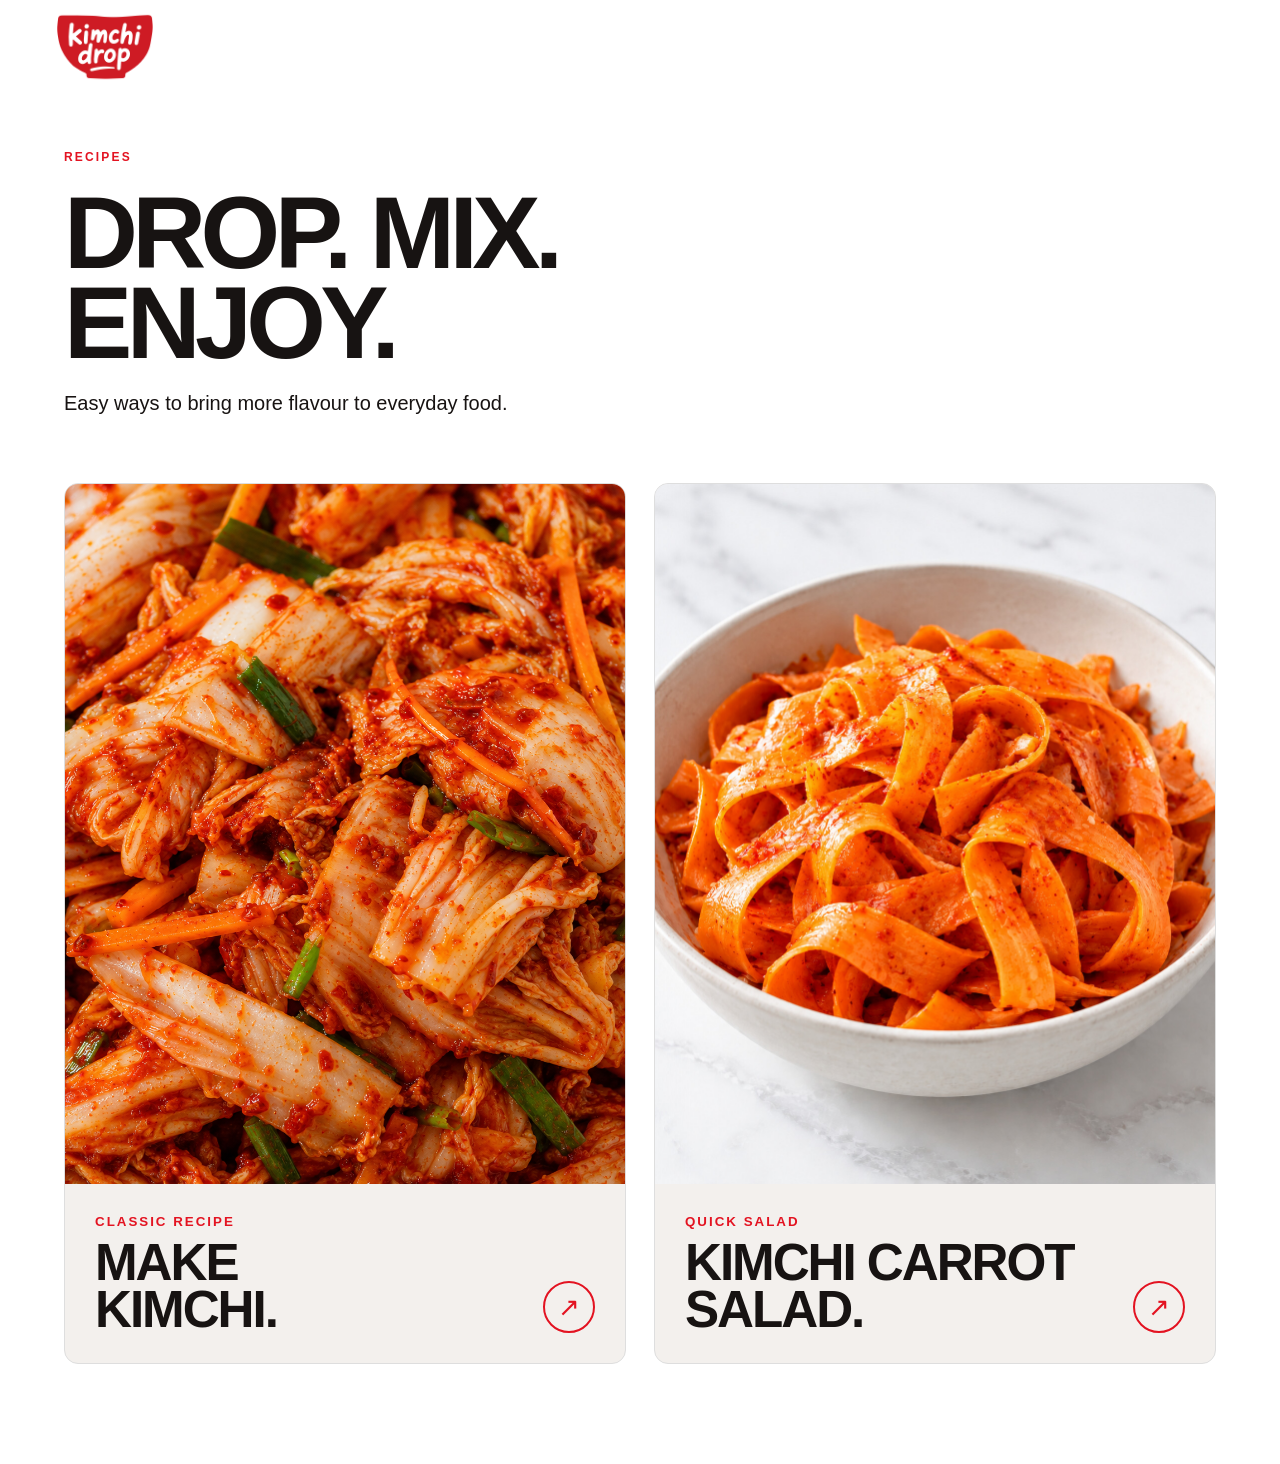
<file: recipes.html>
<!doctype html>
<html lang="en"><head><meta charset="UTF-8"><meta name="viewport" content="width=device-width, initial-scale=1.0"><meta name="description" content="Easy recipes using Kimchi Drop."><title>Recipes | Kimchi Drop</title><link rel="stylesheet" href="style.css?v=6">
<style>
.recipe-index{padding:150px 5vw 100px;background:#fff;color:#171312;min-height:100vh}.recipe-index-head{max-width:900px;margin:0 0 65px}.recipe-index-head .label{color:#e31321}.recipe-index-head h1{margin:18px 0 20px;font-size:clamp(54px,8vw,120px);line-height:.88;letter-spacing:-.055em}.recipe-index-head>p:last-child{font-size:20px;line-height:1.5}.recipe-card-grid{display:grid;grid-template-columns:repeat(2,minmax(0,1fr));gap:28px}.recipe-card{display:block;color:#171312;text-decoration:none;background:#f3f0ed;overflow:hidden}.recipe-card-image{overflow:hidden;aspect-ratio:4/5}.recipe-card img{display:block;width:100%;height:100%;object-fit:cover;transition:transform .45s ease}.recipe-card:hover img{transform:scale(1.025)}.recipe-card-copy{display:flex;align-items:flex-end;justify-content:space-between;gap:25px;padding:30px}.recipe-card-copy small{display:block;margin-bottom:10px;color:#e31321;font-weight:900;letter-spacing:2px}.recipe-card-copy h2{margin:0;font-size:clamp(32px,4vw,58px);line-height:.92;letter-spacing:-.04em}.recipe-card-arrow{flex:0 0 52px;width:52px;height:52px;border:2px solid #e31321;border-radius:50%;display:grid;place-items:center;color:#e31321;font-size:26px}@media(max-width:760px){.recipe-index{padding:110px 20px 70px}.recipe-index-head{margin-bottom:40px}.recipe-index-head h1{font-size:52px}.recipe-card-grid{grid-template-columns:1fr;gap:22px}.recipe-card-copy{padding:24px 20px}.recipe-card-copy h2{font-size:38px}}
</style></head><body><header class="site-header">
<a class="logo-wrap" href="index.html" aria-label="Kimchi Drop home"><img src="assets/logo.png" alt="Kimchi Drop"></a>
<button class="menu-button" type="button" aria-label="Open menu" aria-expanded="false"><span></span><span></span></button>
<nav><a href="index.html#story">Our Story</a><a href="index.html#products">Products</a><a href="recipes.html">Recipes</a><a href="index.html#find-us">Find Us</a><a class="nav-order-button" href="https://kimchi-drop.square.site/s/shop" target="_blank" rel="noopener">Order Online</a></nav>
</header><main><section class="recipe-index"><div class="recipe-index-head"><p class="label">RECIPES</p><h1>DROP. MIX.<br>ENJOY.</h1><p>Easy ways to bring more flavour to everyday food.</p></div><div class="recipe-card-grid">
<a class="recipe-card" href="recipe-kimchi.html"><div class="recipe-card-image"><img src="assets/recipe-finished.png" alt="Fresh homemade kimchi"></div><div class="recipe-card-copy"><div><small>CLASSIC RECIPE</small><h2>MAKE<br>KIMCHI.</h2></div><span class="recipe-card-arrow">↗</span></div></a>
<a class="recipe-card" href="recipe-carrot-salad.html"><div class="recipe-card-image"><img src="assets/recipe-carrot-05-finished.jpg?v=610f555" alt="Kimchi carrot salad"></div><div class="recipe-card-copy"><div><small>QUICK SALAD</small><h2>KIMCHI CARROT<br>SALAD.</h2></div><span class="recipe-card-arrow">↗</span></div></a>
</div></section></main><script src="script.js"></script></body></html>
</file>
<file: style.css>
:root {
  --red: #db1422;
  --cream: #f4efe5;
  --dark: #1d1916;
}
* {
  box-sizing: border-box;
}
html {
  scroll-behavior: smooth;
}
body {
  margin: 0;
  background: var(--cream);
  color: var(--dark);
  font-family: Arial, Helvetica, sans-serif;
}
a {
  color: inherit;
  text-decoration: none;
}
.site-header {
  position: absolute;
  z-index: 10;
  top: 0;
  left: 0;
  width: 100%;
  height: 94px;
  padding: 14px 4vw;
  display: flex;
  align-items: center;
  justify-content: space-between;
  color: #fff;
}
.logo-wrap {
  width: 108px;
  height: 72px;
  display: flex;
  align-items: center;
  justify-content: center;
}
.logo-wrap img {
  display: block;
  width: 100%;
  height: 100%;
  object-fit: contain;
}
.site-header nav {
  display: flex;
  gap: 34px;
  text-transform: uppercase;
  font-size: 13px;
  letter-spacing: 0.12em;
  font-weight: 800;
}
.site-header nav a {
  padding: 7px 0;
  border-bottom: 2px solid transparent;
}
.site-header nav a:hover {
  border-color: #fff;
}
.menu-button {
  display: none;
}
.hero {
  position: relative;
  height: 100svh;
  min-height: 650px;
  background: #2e221e;
  color: #fff;
  overflow: hidden;
}
.hero video {
  display: block;
  width: 100%;
  height: 100%;
  object-fit: cover;
  transform: scale(1.08);
  transform-origin: center;
  background: #2e221e;
}
.hero-overlay {
  position: absolute;
  inset: 0;
  background:
    linear-gradient(90deg, rgba(10, 5, 4, 0.58), rgba(10, 5, 4, 0.08) 65%),
    linear-gradient(0deg, rgba(0, 0, 0, 0.22), transparent 55%);
}
.hero-copy {
  position: absolute;
  left: 5vw;
  bottom: 8vh;
  max-width: 980px;
}
.hero-copy > p,
.label {
  text-transform: uppercase;
  letter-spacing: 0.18em;
  font-size: 12px;
  font-weight: 900;
}
.hero h1 {
  margin: 14px 0 30px;
  max-width: 900px;
  font-size: clamp(52px, 7.4vw, 112px);
  line-height: 0.88;
  letter-spacing: -0.06em;
  text-transform: uppercase;
}
.hero-link {
  display: inline-flex;
  align-items: center;
  gap: 24px;
  border: 1px solid rgba(255, 255, 255, 0.85);
  border-radius: 50px;
  padding: 15px 18px 15px 24px;
  text-transform: uppercase;
  letter-spacing: 0.11em;
  font-weight: 800;
  font-size: 12px;
}
.hero-link span {
  font-size: 18px;
}
.marquee {
  overflow: hidden;
  padding: 15px 0;
  background: var(--red);
  color: #fff;
  white-space: nowrap;
  font-size: 24px;
  font-weight: 900;
}
.marquee div {
  width: max-content;
  animation: marquee 18s linear infinite;
}
@keyframes marquee {
  to {
    transform: translateX(-33.333%);
  }
}
.section {
  padding: 105px 5vw;
}
.label {
  margin: 0 0 24px;
  color: var(--red);
}
h2 {
  margin: 0;
  font-size: clamp(48px, 6vw, 92px);
  line-height: 0.92;
  letter-spacing: -0.055em;
  text-transform: uppercase;
}
.two-column {
  display: grid;
  grid-template-columns: 1.05fr 0.95fr;
  gap: 9vw;
}
.story-copy {
  max-width: 590px;
  font-size: 18px;
  line-height: 1.65;
}
.story-copy p {
  margin: 0 0 22px;
}
.products {
  background: #fff;
  color: var(--dark);
}
.section-title {
  display: flex;
  align-items: center;
  justify-content: space-between;
  gap: 20px;
  margin-bottom: 40px;
}
.section-title .label {
  margin: 0;
}
.product-grid {
  display: grid;
  grid-template-columns: repeat(3, minmax(0, 1fr));
  gap: 18px;
}
.product-card {
  overflow: hidden;
  background: #fff;
  color: var(--dark);
}
.product-meta {
  display: flex;
  justify-content: space-between;
  gap: 10px;
  padding: 22px 22px 0;
  min-height: 58px;
  text-transform: uppercase;
  font-size: 11px;
  letter-spacing: 0.08em;
  font-weight: 900;
}
.product-card > img {
  display: block;
  width: calc(100% - 44px);
  height: auto;
  aspect-ratio: 1 / 1;
  margin: 0 22px;
  object-fit: cover;
  transition: transform 0.3s;
}
.product-card:hover > img {
  transform: scale(1.025);
}
.product-info {
  min-height: 285px;
  padding: 25px 22px;
  background: #fff;
}
.product-info h3 {
  margin: 0 0 12px;
  font-size: 38px;
  line-height: 1;
  text-transform: uppercase;
  letter-spacing: -0.04em;
}
.product-info p {
  min-height: 64px;
  margin: 0 0 22px;
  line-height: 1.45;
}
.claims {
  display: flex;
  flex-wrap: wrap;
  gap: 7px;
}
.claims span {
  padding: 7px 9px;
  border: 1px solid #cdc5bc;
  border-radius: 50px;
  background: #fff;
  font-size: 10px;
  font-weight: 800;
  text-transform: uppercase;
}
.claims .vegan-tag {
  background: #255e37;
  color: #fff;
  border-color: #255e37;
}
.how {
  background: var(--red);
  color: #fff;
}
.how .label {
  color: #fff;
  opacity: 0.8;
}
.how h2 {
  max-width: 1050px;
}
.steps {
  display: grid;
  grid-template-columns: repeat(3, 1fr);
  margin-top: 75px;
  border-top: 1px solid rgba(255, 255, 255, 0.5);
}
.steps article {
  min-height: 240px;
  padding: 28px 35px 10px 0;
  border-right: 1px solid rgba(255, 255, 255, 0.5);
}
.steps article:not(:first-child) {
  padding-left: 35px;
}
.steps article:last-child {
  border-right: 0;
}
.steps h3 {
  margin: 42px 0 12px;
  font-size: 50px;
  line-height: 1;
  text-transform: uppercase;
}
.steps p {
  max-width: 300px;
  font-size: 17px;
  line-height: 1.5;
}
footer {
  padding: 90px 5vw 30px;
  background: var(--dark);
  color: #fff;
}
footer .label {
  color: #ff6b72;
}
.contact-links {
  margin-top: 65px;
  border-top: 1px solid #625c57;
}
.contact-links a {
  display: flex;
  align-items: center;
  justify-content: space-between;
  padding: 24px 0;
  border-bottom: 1px solid #625c57;
  font-size: 28px;
  font-weight: 900;
  text-transform: uppercase;
}
.contact-links span {
  font-size: 14px;
  font-weight: 500;
  text-transform: none;
}
.footer-bottom {
  display: grid;
  grid-template-columns: 1fr 1fr 1fr;
  align-items: end;
  gap: 20px;
  padding-top: 70px;
  font-size: 12px;
  letter-spacing: 0.08em;
  text-transform: uppercase;
}
.footer-bottom img {
  width: 108px;
}
.footer-bottom p:last-child {
  text-align: right;
}
@media (max-width: 900px) {
  .site-header {
    height: 76px;
    padding: 10px 18px;
  }
  .logo-wrap {
    width: 84px;
    height: 58px;
  }
  .menu-button {
    display: flex;
    flex-direction: column;
    gap: 7px;
    padding: 15px 0 15px 15px;
    border: 0;
    background: transparent;
  }
  .menu-button span {
    width: 26px;
    height: 2px;
    background: #fff;
  }
  .site-header nav {
    display: none;
    position: absolute;
    top: 74px;
    left: 12px;
    right: 12px;
    padding: 22px;
    background: var(--cream);
    color: var(--dark);
    flex-direction: column;
    gap: 10px;
  }
  .site-header nav.open {
    display: flex;
  }
  .hero {
    height: 88svh;
    min-height: 590px;
  }
  .hero-overlay {
    background: linear-gradient(0deg, rgba(10, 5, 4, 0.65), transparent 78%);
  }
  .hero-copy {
    left: 20px;
    right: 20px;
    bottom: 43px;
  }
  .hero h1 {
    font-size: clamp(45px, 13vw, 68px);
  }
  .section {
    padding: 72px 20px;
  }
  .two-column {
    grid-template-columns: 1fr;
    gap: 38px;
  }
  h2 {
    font-size: clamp(42px, 11.5vw, 60px);
  }
  .product-grid {
    grid-template-columns: 1fr;
    gap: 14px;
  }
  .product-info {
    min-height: 0;
  }
  .product-info p {
    min-height: 0;
  }
  .steps {
    grid-template-columns: 1fr;
    margin-top: 48px;
  }
  .steps article,
  .steps article:not(:first-child) {
    min-height: 0;
    padding: 22px 0;
    border-right: 0;
    border-bottom: 1px solid rgba(255, 255, 255, 0.5);
  }
  .steps h3 {
    margin: 19px 0 7px;
  }
  footer {
    padding: 70px 20px 25px;
  }
  .contact-links {
    margin-top: 44px;
  }
  .contact-links a {
    align-items: flex-start;
    flex-direction: column;
    gap: 9px;
    font-size: 24px;
  }
  .contact-links span {
    font-size: 13px;
    word-break: break-all;
  }
  .footer-bottom {
    grid-template-columns: 1fr;
    padding-top: 52px;
  }
  .footer-bottom p:last-child {
    text-align: left;
  }
}
@media (prefers-reduced-motion: reduce) {
  html {
    scroll-behavior: auto;
  }
  .marquee div {
    animation: none;
  }
}
/* ========================================
   RECIPE SHOWCASE
======================================== */

.recipe-showcase {
  background: #ffffff !important;
  color: #171412;
  padding: 90px 4%;
}

.recipe-heading {
  max-width: 1600px;
  margin: 0 auto 48px;
}

.recipe-label {
  margin: 0 0 18px;
  color: #e31325;
  font-size: 13px;
  font-weight: 800;
  letter-spacing: 4px;
}

.recipe-heading h2 {
  margin: 0;
  color: #171412;
  font-size: clamp(48px, 6vw, 100px);
  font-weight: 800;
  line-height: 0.95;
  letter-spacing: -4px;
}

.recipe-intro {
  margin: 20px 0 0;
  color: #171412;
  font-size: clamp(17px, 1.4vw, 25px);
  line-height: 1.5;
}

.recipe-grid {
  display: grid;
  grid-template-columns: repeat(3, minmax(0, 1fr));
  gap: 22px;
  max-width: 1600px;
  margin: 0 auto;
  align-items: start;
}

.recipe-card {
  position: relative;
  display: block;
  overflow: hidden;
  background: #ffffff;
  border: 1px solid #dedede;
  border-radius: 14px;
}

.recipe-card summary {
  display: block;
  cursor: pointer;
  list-style: none;
}

.recipe-card summary::-webkit-details-marker {
  display: none;
}

.recipe-card-active summary:hover .recipe-image img {
  transform: scale(1.035);
}

.recipe-image,
.coming-image {
  width: 100%;
  height: 430px;
  overflow: hidden;
  background: #f2f2f2;
}

.recipe-image img {
  display: block;
  width: 100%;
  height: 100%;
  object-fit: cover;
  transition: transform 0.4s ease;
}

.recipe-card-text {
  position: relative;
  min-height: 160px;
  padding: 28px 28px 30px;
  background: #ffffff;
}

.recipe-card-text h3 {
  margin: 0 0 8px;
  color: #171412;
  font-size: clamp(25px, 2vw, 38px);
  font-weight: 800;
  line-height: 1;
  letter-spacing: -1px;
}

.recipe-card-text p {
  margin: 0;
  color: #171412;
  font-size: 17px;
  line-height: 1.45;
}

.recipe-link {
  display: inline-block;
  margin-top: 25px;
  color: #e31325;
  font-size: 18px;
  font-weight: 800;
}

.recipe-arrow {
  display: inline-block;
  margin-left: 8px;
  font-size: 27px;
  transition: transform 0.25s ease;
}

.recipe-card-active summary:hover .recipe-arrow {
  transform: translateX(7px);
}

.recipe-card-active[open] .recipe-link {
  font-size: 0;
}

.recipe-card-active[open] .recipe-link::before {
  content: "CLOSE RECIPE";
  font-size: 18px;
}

.recipe-card-active[open] .recipe-arrow {
  transform: rotate(90deg);
}

.coming-image {
  display: flex;
  align-items: center;
  justify-content: center;
}

.placeholder-icon {
  filter: grayscale(1);
  font-size: 120px;
  opacity: 0.12;
}

.coming-stamp {
  position: absolute;
  right: 25px;
  bottom: 22px;
  display: flex;
  width: 112px;
  height: 112px;
  align-items: center;
  justify-content: center;
  border: 3px solid #e31325;
  border-radius: 50%;
  color: #e31325;
  font-size: 19px;
  font-weight: 800;
  line-height: 0.95;
  text-align: center;
  transform: rotate(-6deg);
}

.recipe-details {
  display: grid;
  grid-template-columns: 0.8fr 1.2fr;
  gap: 35px;
  padding: 35px 30px 40px;
  background: #f7f7f5;
  border-top: 1px solid #dedede;
}

.recipe-small-title {
  margin: 0 0 15px;
  color: #e31325;
  font-size: 12px;
  font-weight: 800;
  letter-spacing: 3px;
}

.recipe-details ul,
.recipe-details ol {
  margin: 0;
  padding-left: 20px;
}

.recipe-details li {
  margin-bottom: 10px;
  color: #171412;
  font-size: 15px;
  line-height: 1.5;
}

/* 열린 레시피 카드는 한 줄 전체 사용 */
.recipe-card-active[open] {
  grid-column: 1 / -1;
}

/* 모바일 */
@media (max-width: 900px) {
  .recipe-showcase {
    padding: 65px 22px;
  }

  .recipe-heading h2 {
    letter-spacing: -2px;
  }

  .recipe-grid {
    grid-template-columns: 1fr;
  }

  .recipe-image,
  .coming-image {
    height: 380px;
  }

  .recipe-card-active[open] {
    grid-column: auto;
  }

  .recipe-details {
    grid-template-columns: 1fr;
  }
}

@media (max-width: 520px) {
  .recipe-showcase {
    padding: 55px 16px;
  }

  .recipe-image,
  .coming-image {
    height: 320px;
  }

  .recipe-card-text {
    min-height: 145px;
    padding: 23px 20px 26px;
  }

  .coming-stamp {
    width: 92px;
    height: 92px;
    right: 18px;
    bottom: 18px;
    font-size: 16px;
  }
}
/* Bondi Farmers Market */
.market-section { display: grid; grid-template-columns: 1fr 1fr; gap: 5vw; align-items: center; padding: 80px 5vw; background: #fff; }
.market-text .section-label { margin: 0 0 24px; color: var(--red); font-size: 12px; font-weight: 900; letter-spacing: .18em; text-transform: uppercase; }
.market-video { width: 100%; height: 440px; overflow: hidden; background: #eee; }
.market-video video { display: block; width: 100%; height: 100%; object-fit: cover; }
@media (max-width: 900px) {
  .market-section { grid-template-columns: 1fr; gap: 38px; padding: 70px 20px; }
  .market-video { height: auto; aspect-ratio: 4 / 5; }
}

/* Market heading */

.market-heading {
  margin: 0;
  line-height: 0.92;
  letter-spacing: -0.055em;
  text-transform: uppercase;
}

.market-heading .market-highlight {
  display: table;
  width: auto;
  margin-bottom: 12px;
  padding: 5px 8px 3px;
  background: #174d16;
  color: #ffffff;
  font-size: clamp(28px, 3.2vw, 54px);
  font-weight: 900;
  line-height: 1;
  letter-spacing: -0.04em;
  white-space: nowrap;
}

.market-heading .market-location {
  display: block;
  color: #174d16;
  font-size: clamp(58px, 6vw, 105px);
  font-weight: 900;
  line-height: 0.88;
  letter-spacing: -0.055em;
}

.market-description {
  margin: 28px 0 8px;
  color: #171412;
  font-size: clamp(20px, 1.7vw, 30px);
  line-height: 1.3;
}

.market-time {
  margin: 0;
  padding: 0;
  border: 0;
  color: #171412;
  font-size: clamp(18px, 1.5vw, 27px);
  font-weight: 800;
  letter-spacing: 0;
}

@media (max-width: 900px) {
  .market-heading .market-highlight {
    margin-bottom: 10px;
    font-size: clamp(25px, 7vw, 38px);
  }

  .market-heading .market-location {
    font-size: clamp(55px, 16vw, 88px);
  }
}

@media (max-width: 420px) {
  .market-heading .market-highlight {
    font-size: 22px;
    white-space: normal;
  }

  .market-heading .market-location {
    font-size: 55px;
  }
}
/* ONLINE ORDER BUTTONS */

.site-header nav .nav-order-button {
  padding: 10px 17px;
  border: 1px solid #ffffff;
  border-radius: 50px;
  color: #ffffff;
}

.site-header nav .nav-order-button:hover {
  background: #ffffff;
  color: #db1422;
  border-color: #ffffff;
}

@media (max-width: 900px) {
  .site-header nav .nav-order-button {
    margin-top: 8px;
    border-color: #db1422;
    background: #db1422;
    color: #ffffff;
    text-align: center;
  }

}

.products-shop-button {
  display: inline-flex;
  align-items: center;
  justify-content: center;
  gap: 16px;
  padding: 14px 22px;
  border-radius: 50px;
  background: #db1422;
  color: #ffffff;
  font-size: 12px;
  font-weight: 900;
  letter-spacing: 0.12em;
  text-transform: uppercase;
  transition: 0.25s ease;
}

.products-shop-button span {
  font-size: 20px;
  line-height: 1;
  transition: transform 0.25s ease;
}

.products-shop-button:hover {
  background: #171412;
  transform: translateY(-2px);
}

.products-shop-button:hover span {
  transform: translateX(5px);
}

@media (max-width: 600px) {
  .products .section-title {
    align-items: flex-start;
    gap: 20px;
  }

  .products-shop-button {
    padding: 11px 15px;
    font-size: 10px;
    white-space: nowrap;
  }
}

/* Product section and heat level */
.product-info .heat-level { display: inline-block; margin-right: .65em; white-space: nowrap; }
@media (max-width: 600px) {
  .section-title { align-items: flex-start; }
  .product-info { min-height: 0; }
}
@media (max-width: 900px) {
  .site-header nav .nav-order-button:hover { background: #171412; color: #fff; border-color: #171412; }
}
/* ========================================
   NEW RECIPE GUIDE
======================================== */

.recipe-guide {
  background: #ffffff;
  color: #171312;
  padding: 110px 4%;
}

.recipe-guide > * {
  max-width: 1400px;
  margin-left: auto;
  margin-right: auto;
}

/* 상단 제목 */

.recipe-heading {
  margin-bottom: 75px;
}

.recipe-heading .label {
  margin-bottom: 20px;
  color: #e31321;
  font-size: 13px;
  font-weight: 800;
  letter-spacing: 4px;
}

.recipe-heading h2 {
  margin: 0 0 18px;
  font-size: clamp(50px, 7vw, 105px);
  font-weight: 900;
  line-height: 0.88;
  letter-spacing: -5px;
}

.recipe-heading > p:last-child {
  margin: 0;
  font-size: 20px;
  line-height: 1.5;
}

/* 재료 영역 */

.recipe-ingredients {
  display: grid;
  grid-template-columns: 1fr 1fr;
  min-height: 650px;
  margin-bottom: 130px;
  border: 1px solid #dedbd7;
}

.recipe-ingredients > img {
  display: block;
  width: 100%;
  height: 100%;
  min-height: 650px;
  object-fit: cover;
}

.recipe-ingredients-text {
  display: flex;
  flex-direction: column;
  justify-content: center;
  padding: 70px;
  background: #f7f5f1;
}

.recipe-number {
  margin: 0 0 18px;
  color: #e31321;
  font-size: 14px;
  font-weight: 900;
  letter-spacing: 4px;
}

.recipe-ingredients-text h3,
.recipe-steps-heading h3,
.recipe-finished-text h3 {
  margin: 0;
  font-size: clamp(42px, 5vw, 76px);
  font-weight: 900;
  line-height: 0.95;
  letter-spacing: -3px;
}

.recipe-ingredients-text ul {
  margin: 55px 0 0;
  padding: 0;
  list-style: none;
  border-top: 1px solid #bdb8b2;
}

.recipe-ingredients-text li {
  display: flex;
  justify-content: space-between;
  gap: 25px;
  padding: 22px 0;
  border-bottom: 1px solid #bdb8b2;
  font-size: 18px;
}

.recipe-ingredients-text li strong {
  text-transform: uppercase;
}

.recipe-ingredients-text li span {
  text-align: right;
}

/* 만드는 방법 제목 */

.recipe-steps-heading {
  margin-bottom: 50px;
}

.recipe-steps-heading h3 {
  color: #e31321;
}

/* 단계별 영역 */

.recipe-step {
  display: grid;
  grid-template-columns: 1fr 1fr;
  min-height: 620px;
  margin-bottom: 30px;
  border: 1px solid #dedbd7;
}

.recipe-step > img {
  display: block;
  width: 100%;
  height: 100%;
  min-height: 620px;
  object-fit: cover;
}

.recipe-step-text {
  display: flex;
  flex-direction: column;
  justify-content: center;
  padding: 70px;
  background: #ffffff;
}

.recipe-step-reverse img {
  grid-column: 2;
  grid-row: 1;
}

.recipe-step-reverse .recipe-step-text {
  grid-column: 1;
  grid-row: 1;
  background: #f7f5f1;
}

.step-circle {
  display: flex;
  align-items: center;
  justify-content: center;
  width: 58px;
  height: 58px;
  margin-bottom: 25px;
  border-radius: 50%;
  background: #e31321;
  color: #ffffff;
  font-size: 26px;
  font-weight: 900;
}

.recipe-step-text h4 {
  margin: 0 0 35px;
  font-size: clamp(34px, 4vw, 62px);
  font-weight: 900;
  line-height: 0.95;
  letter-spacing: -2px;
}

.recipe-step-text p {
  max-width: 570px;
  margin: 0 0 16px;
  font-size: 19px;
  line-height: 1.55;
}

/* 완성 사진 */

.recipe-finished {
  position: relative;
  overflow: hidden;
  min-height: 720px;
  margin-top: 110px;
}

.recipe-finished > img {
  display: block;
  width: 100%;
  height: 720px;
  object-fit: cover;
}

.recipe-finished::after {
  position: absolute;
  inset: 0;
  content: "";
  background: linear-gradient(
    90deg,
    rgba(0, 0, 0, 0.6) 0%,
    rgba(0, 0, 0, 0.12) 60%,
    transparent 100%
  );
}

.recipe-finished-text {
  position: absolute;
  z-index: 2;
  left: 65px;
  bottom: 60px;
  color: #ffffff;
}

.recipe-finished-text .recipe-number {
  color: #ffffff;
}

.recipe-finished-text h3 {
  font-size: clamp(48px, 7vw, 100px);
}

/* 휴대폰 */

@media (max-width: 800px) {
  .recipe-guide {
    padding: 75px 20px;
  }

  .recipe-heading {
    margin-bottom: 45px;
  }

  .recipe-heading h2 {
    font-size: 48px;
    letter-spacing: -2px;
  }

  .recipe-heading > p:last-child {
    font-size: 16px;
  }

  .recipe-ingredients,
  .recipe-step {
    display: flex;
    flex-direction: column;
    min-height: 0;
    margin-bottom: 35px;
  }

  .recipe-ingredients {
    margin-bottom: 85px;
  }

  .recipe-ingredients > img,
  .recipe-step > img {
    width: 100%;
    height: auto;
    min-height: 0;
    aspect-ratio: 1 / 1;
    object-fit: cover;
  }

  .recipe-ingredients-text,
  .recipe-step-text {
    padding: 35px 25px 40px;
  }

  .recipe-ingredients-text h3,
  .recipe-steps-heading h3 {
    font-size: 42px;
    letter-spacing: -2px;
  }

  .recipe-ingredients-text ul {
    margin-top: 35px;
  }

  .recipe-ingredients-text li {
    flex-direction: column;
    gap: 6px;
    font-size: 16px;
  }

  .recipe-ingredients-text li span {
    text-align: left;
  }

  .recipe-step-reverse img,
  .recipe-step-reverse .recipe-step-text {
    grid-column: auto;
    grid-row: auto;
  }

  .recipe-step-reverse img {
    order: 1;
  }

  .recipe-step-reverse .recipe-step-text {
    order: 2;
  }

  .step-circle {
    width: 46px;
    height: 46px;
    font-size: 21px;
  }

  .recipe-step-text h4 {
    font-size: 36px;
    letter-spacing: -1px;
  }

  .recipe-step-text p {
    font-size: 16px;
  }

  .recipe-finished {
    min-height: 500px;
    margin-top: 70px;
  }

  .recipe-finished > img {
    height: 500px;
  }

  .recipe-finished-text {
    left: 25px;
    right: 25px;
    bottom: 30px;
  }

  .recipe-finished-text h3 {
    font-size: 48px;
  }
}
/* ========================================
   HOME RECIPE PREVIEW
======================================== */

.recipe-preview {
  display: grid;
  grid-template-columns: 0.85fr 1.15fr;
  align-items: stretch;
  min-height: 680px;
  padding: 0;
  background: #ffffff;
  color: #171312;
}

.recipe-preview-text {
  display: flex;
  flex-direction: column;
  justify-content: center;
  padding: 80px 7%;
}

.recipe-preview-text .label {
  margin: 0 0 25px;
  color: #e31321;
  font-size: 13px;
  font-weight: 900;
  letter-spacing: 4px;
}

.recipe-preview-text h2 {
  margin: 0 0 30px;
  font-size: clamp(54px, 6vw, 100px);
  font-weight: 900;
  line-height: 0.88;
  letter-spacing: -5px;
}

.recipe-preview-description {
  margin: 0 0 45px;
  font-size: 20px;
  line-height: 1.5;
}

.recipe-preview-button {
  display: inline-flex;
  align-items: center;
  justify-content: space-between;
  width: 230px;
  padding: 18px 22px;
  border: 2px solid #e31321;
  background: #e31321;
  color: #ffffff;
  font-size: 14px;
  font-weight: 900;
  letter-spacing: 1px;
  text-decoration: none;
  transition: 0.25s ease;
}

.recipe-preview-button:hover {
  background: #ffffff;
  color: #e31321;
}

.recipe-preview-button span {
  font-size: 21px;
}

.recipe-preview-image {
  display: block;
  overflow: hidden;
}

.recipe-preview-image img {
  display: block;
  width: 100%;
  height: 100%;
  min-height: 680px;
  object-fit: cover;
  transition: transform 0.5s ease;
}

.recipe-preview-image:hover img {
  transform: scale(1.03);
}

@media (max-width: 800px) {
  .recipe-preview {
    display: flex;
    flex-direction: column;
    min-height: 0;
  }

  .recipe-preview-text {
    padding: 75px 22px 55px;
  }

  .recipe-preview-text h2 {
    font-size: 48px;
    letter-spacing: -2px;
  }

  .recipe-preview-description {
    font-size: 17px;
  }

  .recipe-preview-image img {
    min-height: 0;
    aspect-ratio: 1 / 1;
    object-fit: cover;
  }
}
</file>
